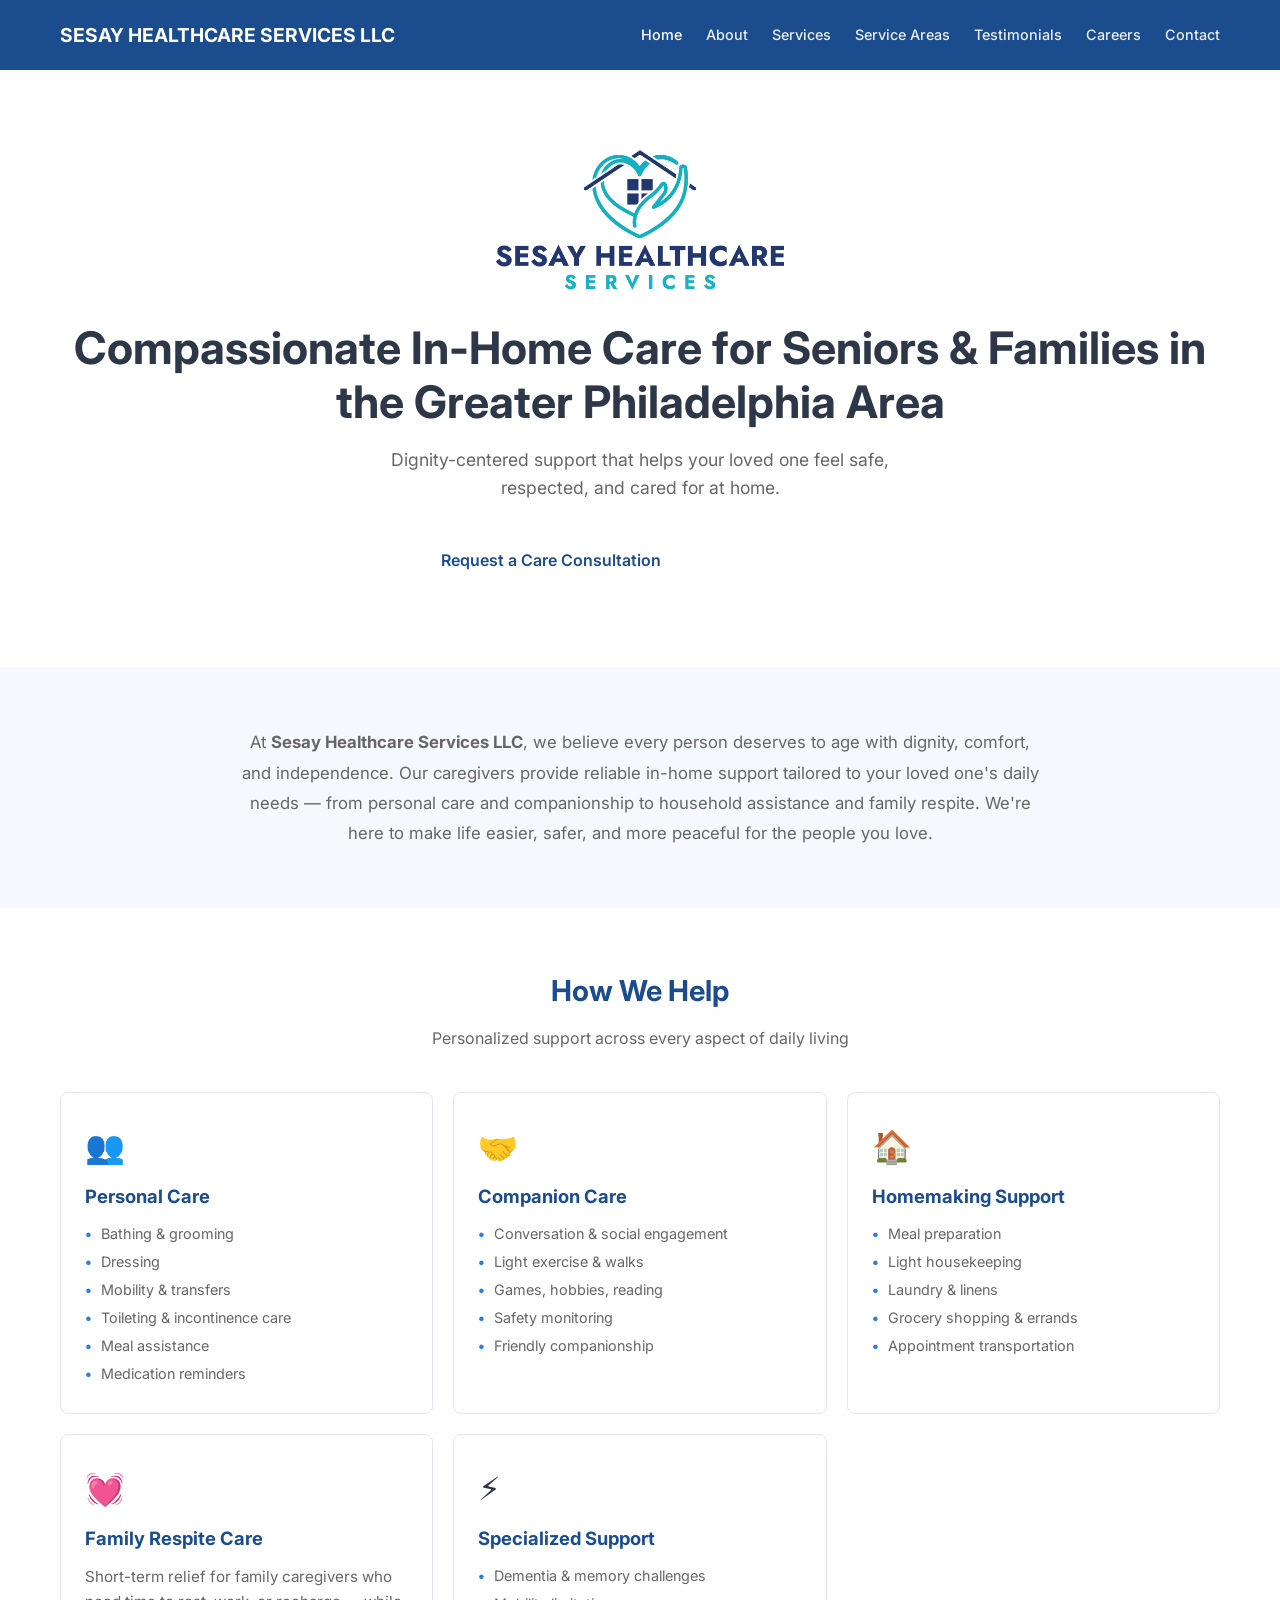
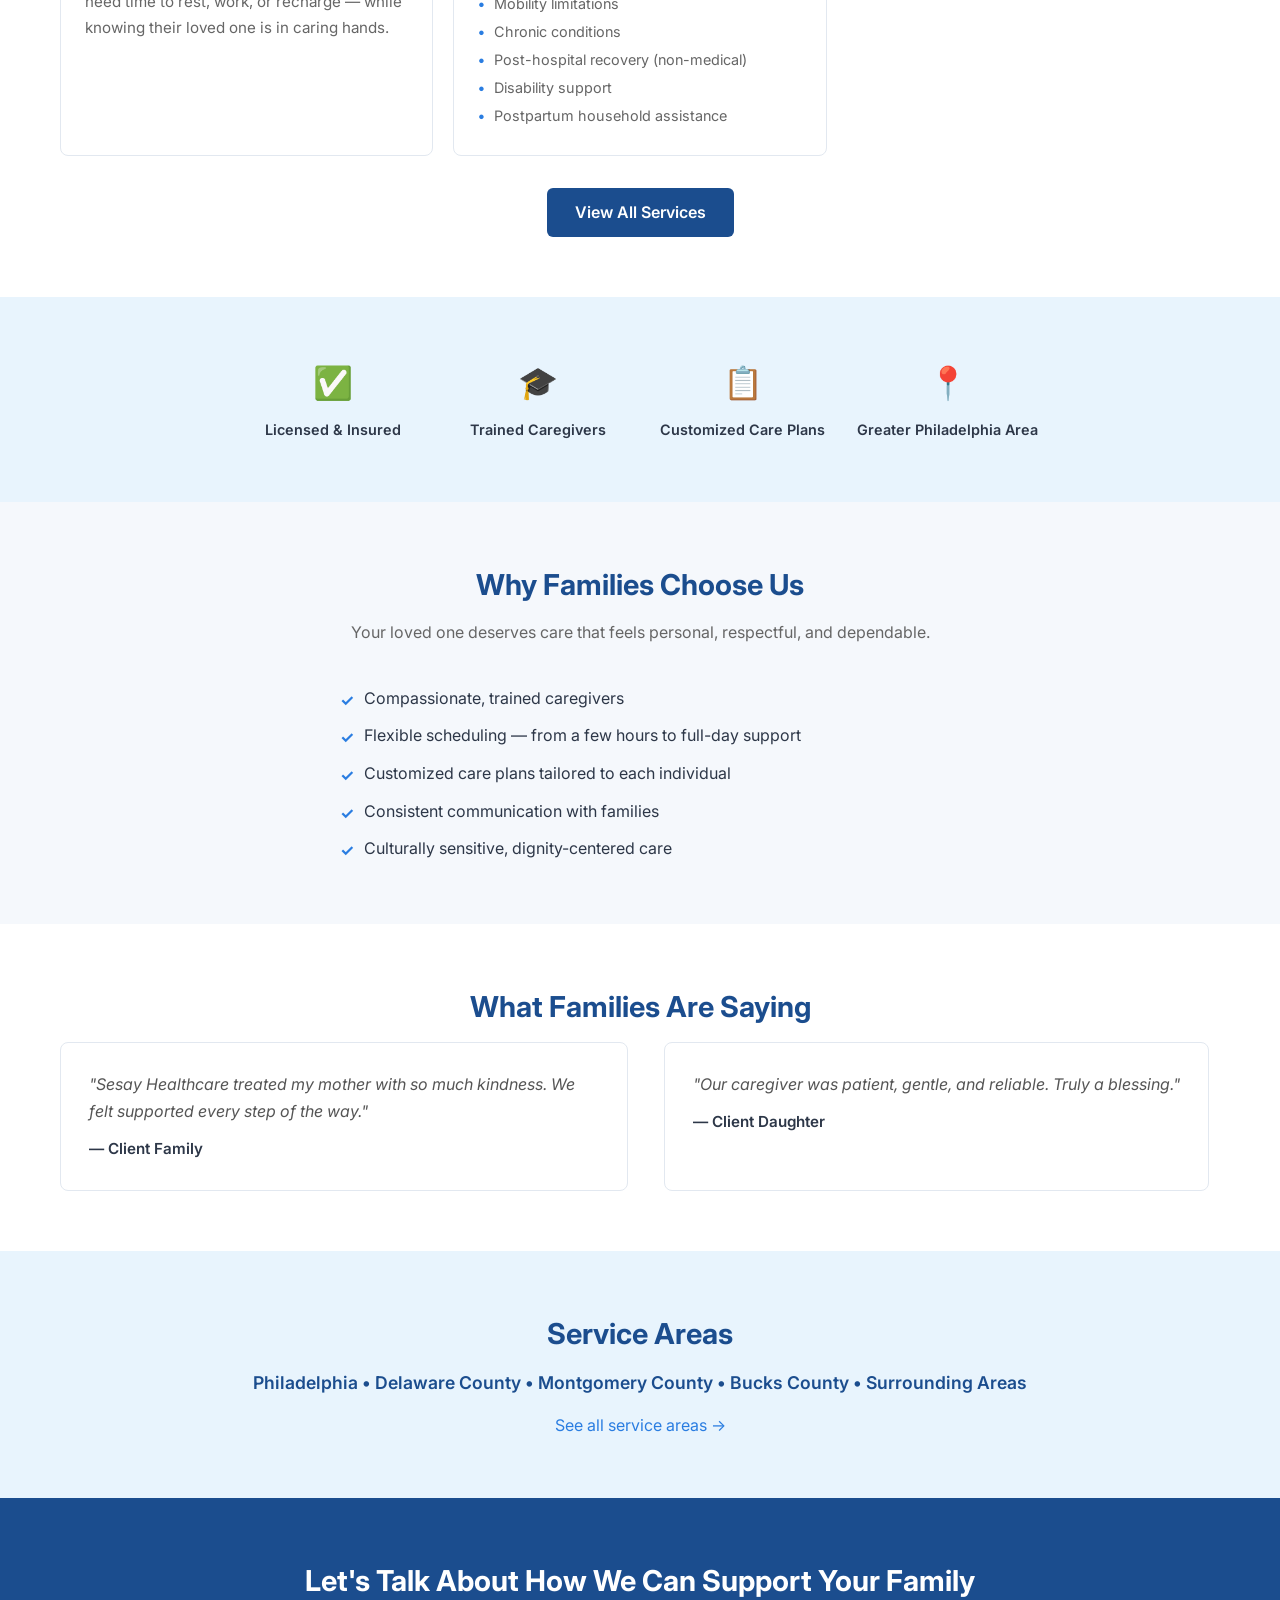
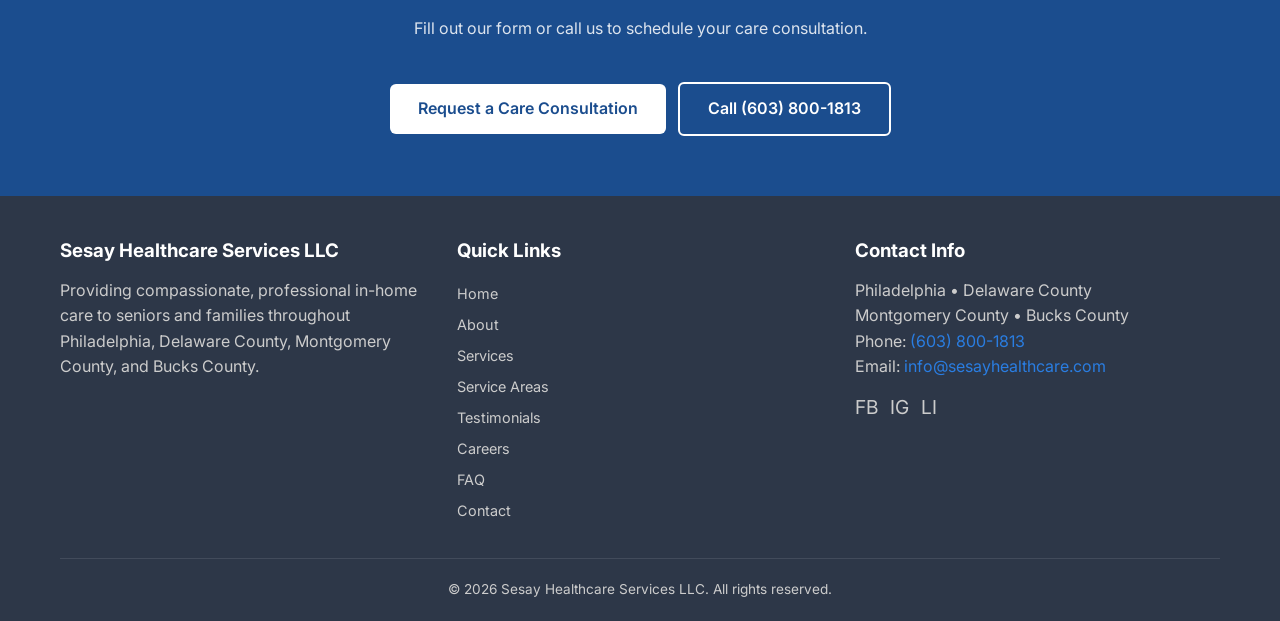
<file: index.html>
<!DOCTYPE html>
<html lang="en">
<head>
  <meta charset="UTF-8">
  <meta name="viewport" content="width=device-width, initial-scale=1.0">
  <meta name="description" content="Sesay Healthcare Services LLC provides compassionate in-home care for seniors and families in the Greater Philadelphia Area — Philadelphia, Delaware County, Montgomery County, and Bucks County.">
  <title>Sesay Healthcare Services LLC - Compassionate In-Home Care in Greater Philadelphia</title>
  <link rel="preconnect" href="https://fonts.googleapis.com">
  <link rel="preconnect" href="https://fonts.gstatic.com" crossorigin>
  <link href="https://fonts.googleapis.com/css2?family=Inter:wght@400;500;600;700&display=swap" rel="stylesheet">
  <link rel="icon" type="image/png" href="images/logo.png">
  <link rel="stylesheet" href="css/styles.css">
</head>
<body>

  <!-- Navigation -->
  <nav class="nav">
    <div class="container">
      <a href="index.html" class="nav__logo">SESAY HEALTHCARE SERVICES LLC</a>
      <ul class="nav__links">
        <li><a href="index.html" class="active">Home</a></li>
        <li><a href="about.html">About</a></li>
        <li><a href="services.html">Services</a></li>
        <li><a href="service-areas.html">Service Areas</a></li>
        <li><a href="testimonials.html">Testimonials</a></li>
        <li><a href="careers.html">Careers</a></li>
        <li><a href="contact.html">Contact</a></li>
      </ul>
      <button class="nav__hamburger" aria-label="Toggle menu" aria-expanded="false">
        <span></span>
        <span></span>
        <span></span>
      </button>
    </div>
    <div class="nav__mobile">
      <ul>
        <li><a href="index.html">Home</a></li>
        <li><a href="about.html">About</a></li>
        <li><a href="services.html">Services</a></li>
        <li><a href="service-areas.html">Service Areas</a></li>
        <li><a href="testimonials.html">Testimonials</a></li>
        <li><a href="careers.html">Careers</a></li>
        <li><a href="contact.html">Contact</a></li>
      </ul>
    </div>
  </nav>

  <!-- Hero Section -->
  <section class="hero">
    <div class="container">
      <img src="images/logo.png" alt="Sesay Healthcare Services LLC" class="hero__logo">
      <h1 class="hero__title">Compassionate In-Home Care for Seniors &amp; Families in the Greater Philadelphia Area</h1>
      <p class="hero__subtitle">Dignity-centered support that helps your loved one feel safe, respected, and cared for at home.</p>
      <div class="hero__buttons">
        <a href="contact.html" class="btn btn--primary">Request a Care Consultation</a>
        <a href="tel:+16038001813" class="btn btn--outline">Call Us Today</a>
      </div>
    </div>
  </section>

  <!-- Intro Section -->
  <section class="section section--light">
    <div class="container">
      <p style="max-width: 800px; margin: 0 auto; text-align: center; font-size: 1.05rem; line-height: 1.8; color: var(--color-muted);">
        At <strong>Sesay Healthcare Services LLC</strong>, we believe every person deserves to age with dignity, comfort, and independence. Our caregivers provide reliable in-home support tailored to your loved one's daily needs — from personal care and companionship to household assistance and family respite. We're here to make life easier, safer, and more peaceful for the people you love.
      </p>
    </div>
  </section>

  <!-- How We Help -->
  <section class="section">
    <div class="container">
      <h2 class="section__title">How We Help</h2>
      <p class="section__subtitle">Personalized support across every aspect of daily living</p>
      <div class="cards">
        <div class="service-card">
          <div class="service-card__icon">&#128101;</div>
          <h3 class="service-card__title">Personal Care</h3>
          <ul>
            <li>Bathing &amp; grooming</li>
            <li>Dressing</li>
            <li>Mobility &amp; transfers</li>
            <li>Toileting &amp; incontinence care</li>
            <li>Meal assistance</li>
            <li>Medication reminders</li>
          </ul>
        </div>
        <div class="service-card">
          <div class="service-card__icon">&#129309;</div>
          <h3 class="service-card__title">Companion Care</h3>
          <ul>
            <li>Conversation &amp; social engagement</li>
            <li>Light exercise &amp; walks</li>
            <li>Games, hobbies, reading</li>
            <li>Safety monitoring</li>
            <li>Friendly companionship</li>
          </ul>
        </div>
        <div class="service-card">
          <div class="service-card__icon">&#127968;</div>
          <h3 class="service-card__title">Homemaking Support</h3>
          <ul>
            <li>Meal preparation</li>
            <li>Light housekeeping</li>
            <li>Laundry &amp; linens</li>
            <li>Grocery shopping &amp; errands</li>
            <li>Appointment transportation</li>
          </ul>
        </div>
        <div class="service-card">
          <div class="service-card__icon">&#128147;</div>
          <h3 class="service-card__title">Family Respite Care</h3>
          <p style="font-size: 0.95rem; color: var(--color-muted); line-height: 1.7; margin-top: 4px;">Short-term relief for family caregivers who need time to rest, work, or recharge — while knowing their loved one is in caring hands.</p>
        </div>
        <div class="service-card">
          <div class="service-card__icon">&#9889;</div>
          <h3 class="service-card__title">Specialized Support</h3>
          <ul>
            <li>Dementia &amp; memory challenges</li>
            <li>Mobility limitations</li>
            <li>Chronic conditions</li>
            <li>Post-hospital recovery (non-medical)</li>
            <li>Disability support</li>
            <li>Postpartum household assistance</li>
          </ul>
        </div>
      </div>
      <div style="text-align: center; margin-top: 32px;">
        <a href="services.html" class="btn btn--blue">View All Services</a>
      </div>
    </div>
  </section>

  <!-- Trust Signals -->
  <section class="section section--highlight">
    <div class="container">
      <div class="trust">
        <div class="trust__item">
          <div class="trust__icon">&#9989;</div>
          <span class="trust__label">Licensed &amp; Insured</span>
        </div>
        <div class="trust__item">
          <div class="trust__icon">&#127891;</div>
          <span class="trust__label">Trained Caregivers</span>
        </div>
        <div class="trust__item">
          <div class="trust__icon">&#128203;</div>
          <span class="trust__label">Customized Care Plans</span>
        </div>
        <div class="trust__item">
          <div class="trust__icon">&#128205;</div>
          <span class="trust__label">Greater Philadelphia Area</span>
        </div>
      </div>
    </div>
  </section>

  <!-- Why Families Choose Us -->
  <section class="section section--light">
    <div class="container">
      <h2 class="section__title">Why Families Choose Us</h2>
      <p class="section__subtitle">Your loved one deserves care that feels personal, respectful, and dependable.</p>
      <ul class="check-list">
        <li>Compassionate, trained caregivers</li>
        <li>Flexible scheduling — from a few hours to full-day support</li>
        <li>Customized care plans tailored to each individual</li>
        <li>Consistent communication with families</li>
        <li>Culturally sensitive, dignity-centered care</li>
      </ul>
    </div>
  </section>

  <!-- Testimonials -->
  <section class="section">
    <div class="container">
      <h2 class="section__title">What Families Are Saying</h2>
      <div class="testimonials-grid">
        <div class="testimonial">
          <p class="testimonial__text">"Sesay Healthcare treated my mother with so much kindness. We felt supported every step of the way."</p>
          <p class="testimonial__author">&mdash; Client Family</p>
        </div>
        <div class="testimonial">
          <p class="testimonial__text">"Our caregiver was patient, gentle, and reliable. Truly a blessing."</p>
          <p class="testimonial__author">&mdash; Client Daughter</p>
        </div>
      </div>
    </div>
  </section>

  <!-- Service Areas -->
  <section class="section section--highlight">
    <div class="container" style="text-align: center;">
      <h2 class="section__title">Service Areas</h2>
      <p style="font-size: 1.1rem; font-weight: 600; color: var(--color-primary);">Philadelphia &bull; Delaware County &bull; Montgomery County &bull; Bucks County &bull; Surrounding Areas</p>
      <a href="service-areas.html" style="display: inline-block; margin-top: 16px; color: var(--color-accent);">See all service areas &rarr;</a>
    </div>
  </section>

  <!-- CTA Section -->
  <section class="section section--dark">
    <div class="container" style="text-align: center;">
      <h2 class="section__title">Let's Talk About How We Can Support Your Family</h2>
      <p class="section__subtitle">Fill out our form or call us to schedule your care consultation.</p>
      <div class="hero__buttons">
        <a href="contact.html" class="btn btn--primary">Request a Care Consultation</a>
        <a href="tel:+16038001813" class="btn btn--outline">Call (603) 800-1813</a>
      </div>
    </div>
  </section>

  <!-- Footer -->
  <footer class="footer">
    <div class="container">
      <div class="footer__grid">
        <div>
          <h3 class="footer__title">Sesay Healthcare Services LLC</h3>
          <p>Providing compassionate, professional in-home care to seniors and families throughout Philadelphia, Delaware County, Montgomery County, and Bucks County.</p>
        </div>
        <div>
          <h3 class="footer__title">Quick Links</h3>
          <ul class="footer__links">
            <li><a href="index.html">Home</a></li>
            <li><a href="about.html">About</a></li>
            <li><a href="services.html">Services</a></li>
            <li><a href="service-areas.html">Service Areas</a></li>
            <li><a href="testimonials.html">Testimonials</a></li>
            <li><a href="careers.html">Careers</a></li>
            <li><a href="faq.html">FAQ</a></li>
            <li><a href="contact.html">Contact</a></li>
          </ul>
        </div>
        <div>
          <h3 class="footer__title">Contact Info</h3>
          <p>Philadelphia &bull; Delaware County<br>Montgomery County &bull; Bucks County</p>
          <p>Phone: <a href="tel:+16038001813">(603) 800-1813</a></p>
          <p>Email: <a href="mailto:info@sesayhealthcare.com">info@sesayhealthcare.com</a></p>
          <div class="footer__social">
            <a href="#" aria-label="Facebook">FB</a>
            <a href="#" aria-label="Instagram">IG</a>
            <a href="#" aria-label="LinkedIn">LI</a>
          </div>
        </div>
      </div>
      <div class="footer__bottom">
        <p>&copy; 2026 Sesay Healthcare Services LLC. All rights reserved.</p>
      </div>
    </div>
  </footer>

  <!-- Mobile Sticky Call Button -->
  <a href="tel:+16038001813" class="mobile-cta">Call Now</a>

  <script src="js/main.js"></script>
</body>
</html>
</file>
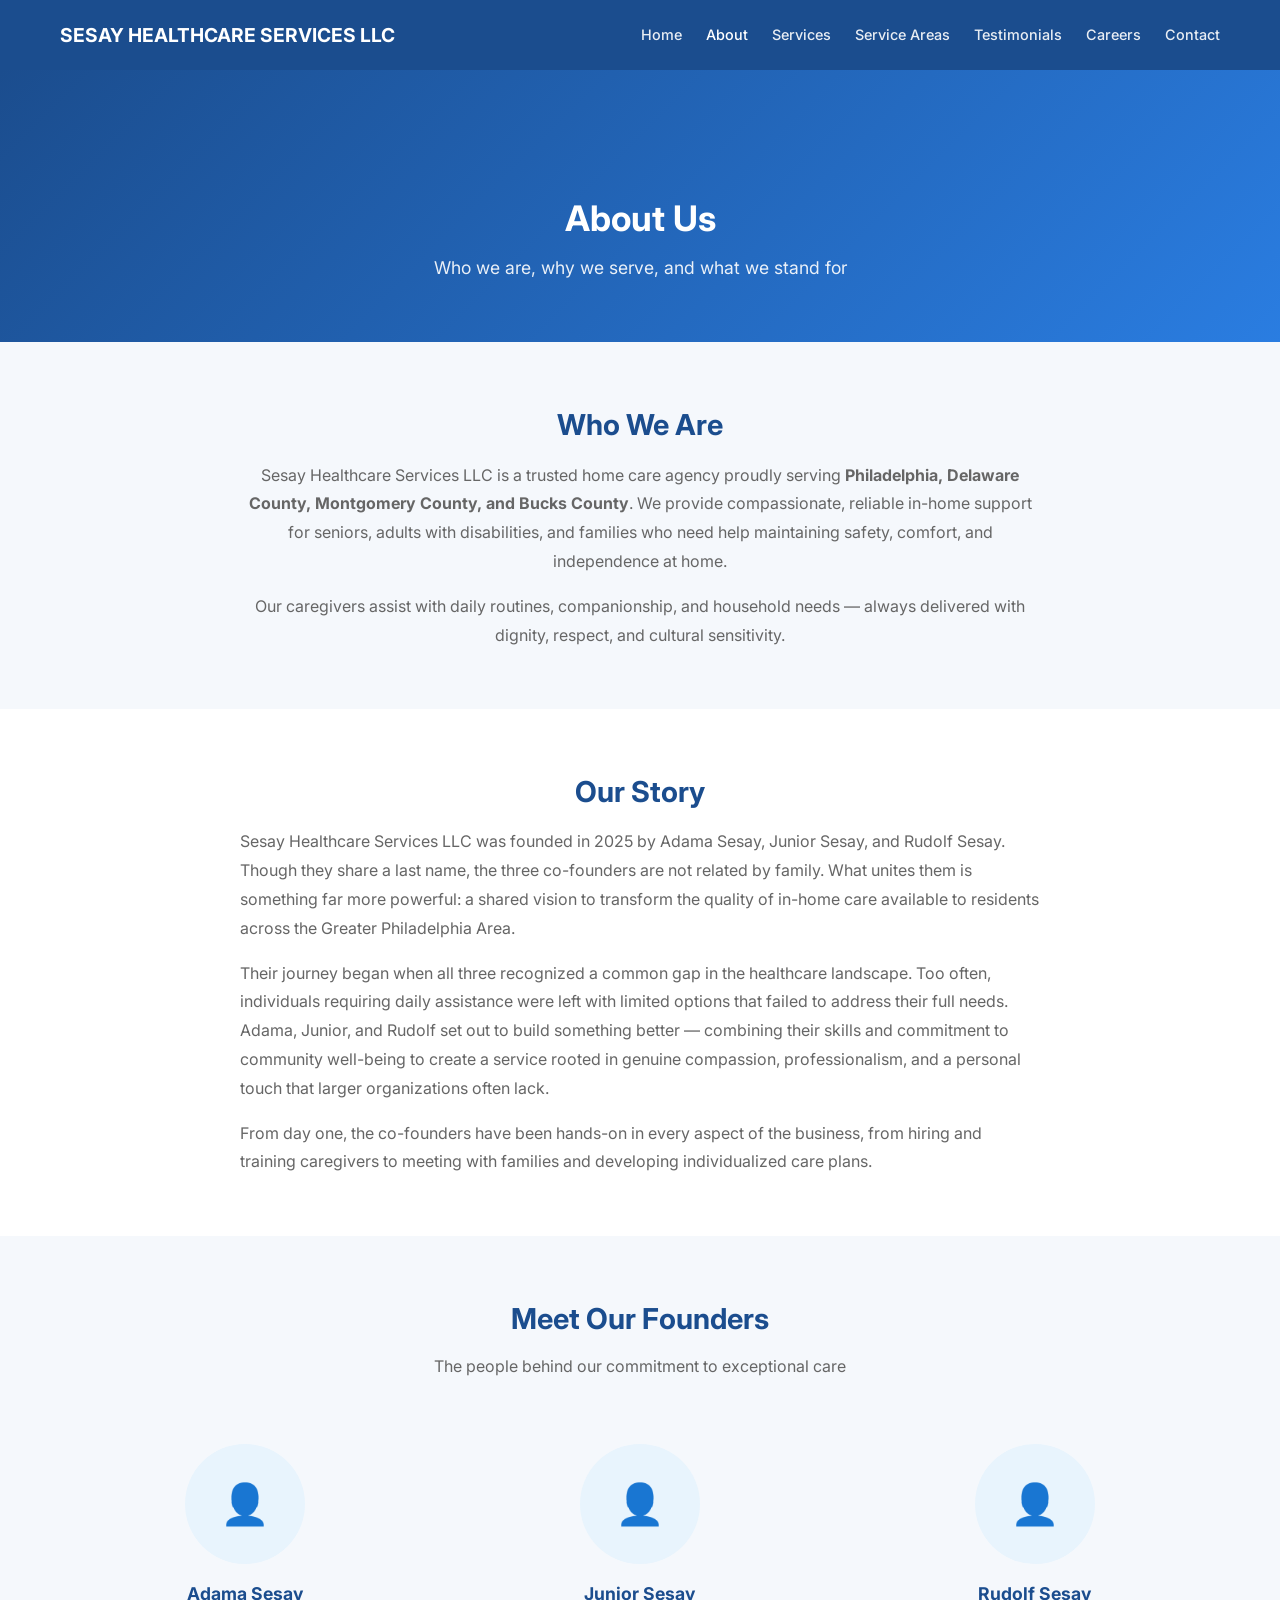
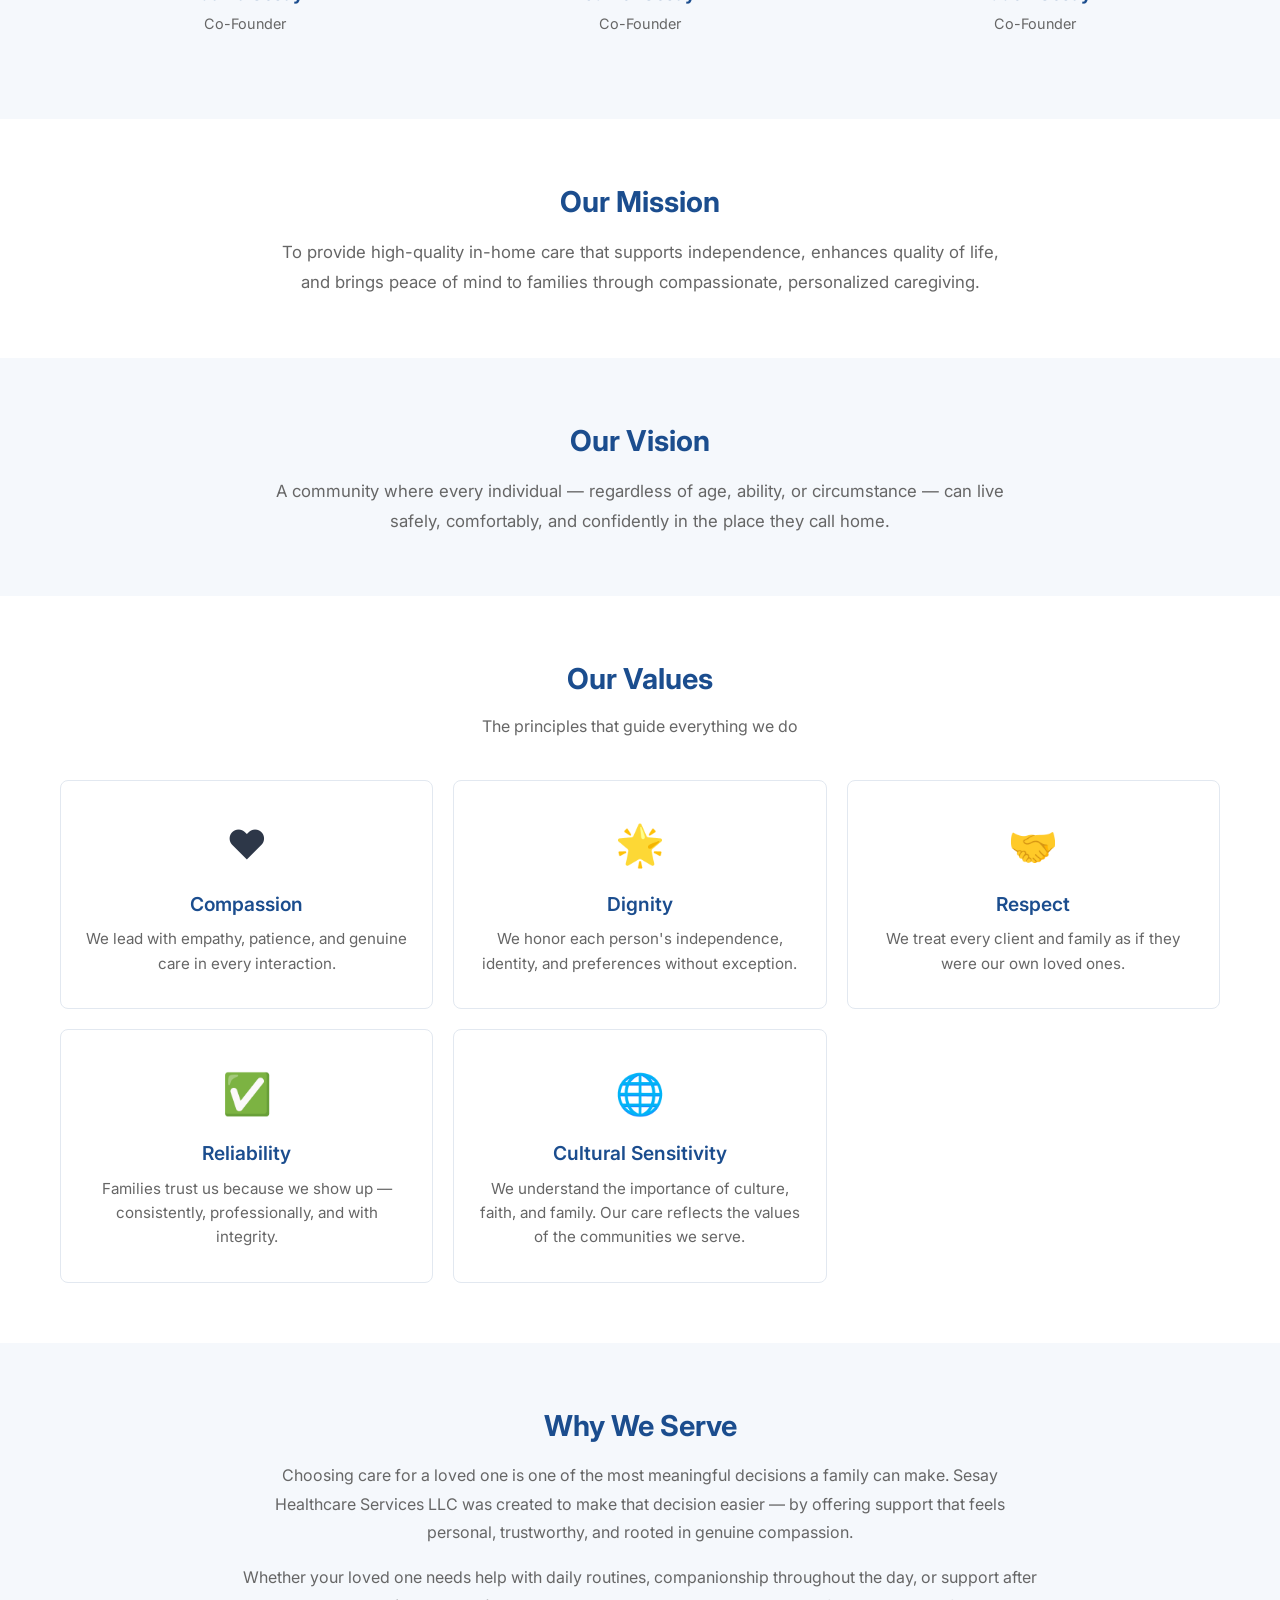
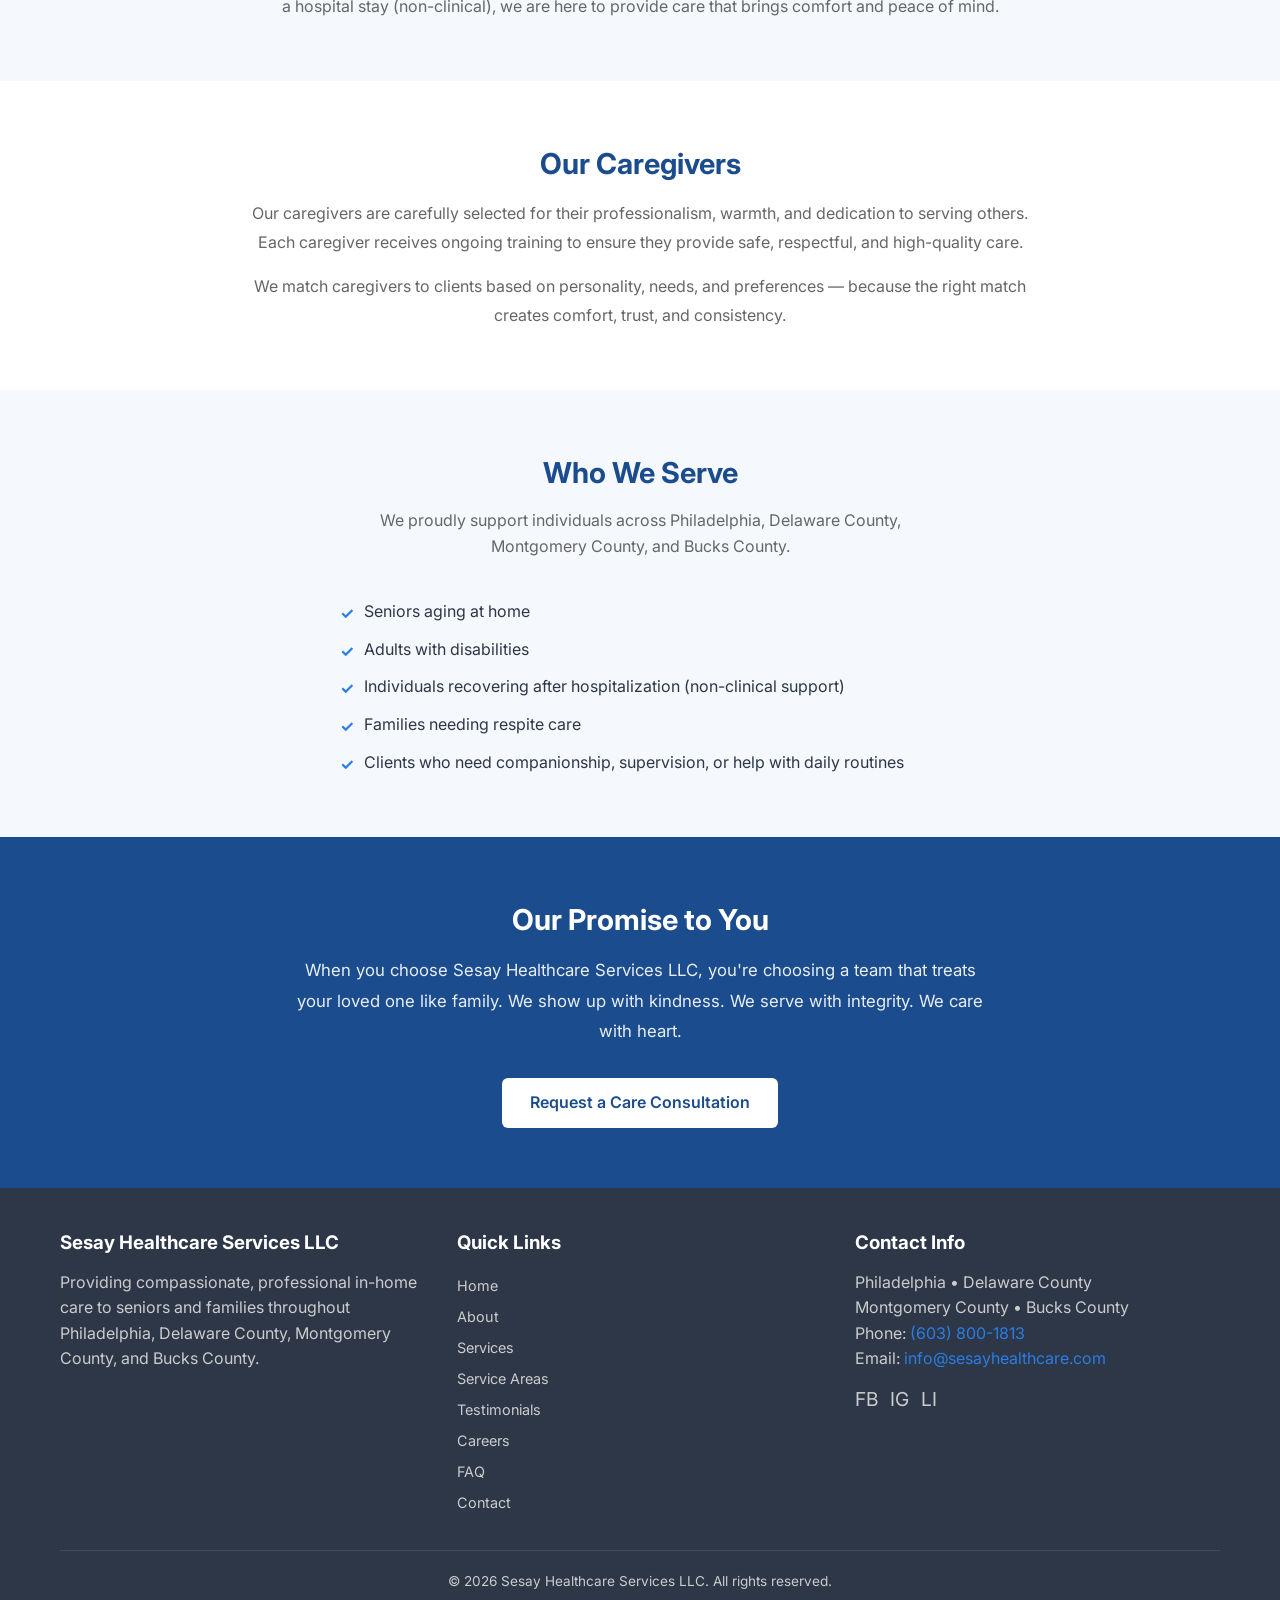
<file: about.html>
<!DOCTYPE html>
<html lang="en">
<head>
  <meta charset="UTF-8">
  <meta name="viewport" content="width=device-width, initial-scale=1.0">
  <meta name="description" content="Learn about Sesay Healthcare Services LLC — our mission, values, and commitment to compassionate in-home care across Philadelphia, Delaware County, Montgomery County, and Bucks County.">
  <title>About Us - Sesay Healthcare Services LLC</title>
  <link rel="preconnect" href="https://fonts.googleapis.com">
  <link rel="preconnect" href="https://fonts.gstatic.com" crossorigin>
  <link href="https://fonts.googleapis.com/css2?family=Inter:wght@400;500;600;700&display=swap" rel="stylesheet">
  <link rel="icon" type="image/png" href="images/logo.png">
  <link rel="stylesheet" href="css/styles.css">
</head>
<body>

  <!-- Navigation -->
  <nav class="nav">
    <div class="container">
      <a href="index.html" class="nav__logo">SESAY HEALTHCARE SERVICES LLC</a>
      <ul class="nav__links">
        <li><a href="index.html">Home</a></li>
        <li><a href="about.html" class="active">About</a></li>
        <li><a href="services.html">Services</a></li>
        <li><a href="service-areas.html">Service Areas</a></li>
        <li><a href="testimonials.html">Testimonials</a></li>
        <li><a href="careers.html">Careers</a></li>
        <li><a href="contact.html">Contact</a></li>
      </ul>
      <button class="nav__hamburger" aria-label="Toggle menu" aria-expanded="false">
        <span></span>
        <span></span>
        <span></span>
      </button>
    </div>
    <div class="nav__mobile">
      <ul>
        <li><a href="index.html">Home</a></li>
        <li><a href="about.html">About</a></li>
        <li><a href="services.html">Services</a></li>
        <li><a href="service-areas.html">Service Areas</a></li>
        <li><a href="testimonials.html">Testimonials</a></li>
        <li><a href="careers.html">Careers</a></li>
        <li><a href="contact.html">Contact</a></li>
      </ul>
    </div>
  </nav>

  <!-- Page Header -->
  <header class="page-header">
    <div class="container">
      <h1 class="page-header__title">About Us</h1>
      <p class="page-header__subtitle">Who we are, why we serve, and what we stand for</p>
    </div>
  </header>

  <!-- Who We Are -->
  <section class="section section--light">
    <div class="container">
      <h2 class="section__title">Who We Are</h2>
      <div style="max-width: 800px; margin: 0 auto; line-height: 1.8; color: var(--color-muted); text-align: center;">
        <p>Sesay Healthcare Services LLC is a trusted home care agency proudly serving <strong>Philadelphia, Delaware County, Montgomery County, and Bucks County</strong>. We provide compassionate, reliable in-home support for seniors, adults with disabilities, and families who need help maintaining safety, comfort, and independence at home.</p>
        <p style="margin-top: 16px;">Our caregivers assist with daily routines, companionship, and household needs — always delivered with dignity, respect, and cultural sensitivity.</p>
      </div>
    </div>
  </section>

  <!-- Our Story -->
  <section class="section">
    <div class="container">
      <h2 class="section__title">Our Story</h2>
      <div style="max-width: 800px; margin: 0 auto; line-height: 1.8; color: var(--color-muted);">
        <p style="margin-bottom: 16px;">Sesay Healthcare Services LLC was founded in 2025 by Adama Sesay, Junior Sesay, and Rudolf Sesay. Though they share a last name, the three co-founders are not related by family. What unites them is something far more powerful: a shared vision to transform the quality of in-home care available to residents across the Greater Philadelphia Area.</p>
        <p style="margin-bottom: 16px;">Their journey began when all three recognized a common gap in the healthcare landscape. Too often, individuals requiring daily assistance were left with limited options that failed to address their full needs. Adama, Junior, and Rudolf set out to build something better — combining their skills and commitment to community well-being to create a service rooted in genuine compassion, professionalism, and a personal touch that larger organizations often lack.</p>
        <p>From day one, the co-founders have been hands-on in every aspect of the business, from hiring and training caregivers to meeting with families and developing individualized care plans.</p>
      </div>
    </div>
  </section>

  <!-- Meet Our Founders -->
  <section class="section section--light">
    <div class="container">
      <h2 class="section__title">Meet Our Founders</h2>
      <p class="section__subtitle">The people behind our commitment to exceptional care</p>
      <div class="founders">
        <div class="founder">
          <div class="founder__photo">&#128100;</div>
          <h3 class="founder__name">Adama Sesay</h3>
          <p class="founder__role">Co-Founder</p>
        </div>
        <div class="founder">
          <div class="founder__photo">&#128100;</div>
          <h3 class="founder__name">Junior Sesay</h3>
          <p class="founder__role">Co-Founder</p>
        </div>
        <div class="founder">
          <div class="founder__photo">&#128100;</div>
          <h3 class="founder__name">Rudolf Sesay</h3>
          <p class="founder__role">Co-Founder</p>
        </div>
      </div>
    </div>
  </section>

  <!-- Mission -->
  <section class="section">
    <div class="container">
      <h2 class="section__title">Our Mission</h2>
      <p style="max-width: 750px; margin: 0 auto; text-align: center; font-size: 1.05rem; line-height: 1.8; color: var(--color-muted);">
        To provide high-quality in-home care that supports independence, enhances quality of life, and brings peace of mind to families through compassionate, personalized caregiving.
      </p>
    </div>
  </section>

  <!-- Vision -->
  <section class="section section--light">
    <div class="container">
      <h2 class="section__title">Our Vision</h2>
      <p style="max-width: 750px; margin: 0 auto; text-align: center; font-size: 1.05rem; line-height: 1.8; color: var(--color-muted);">
        A community where every individual — regardless of age, ability, or circumstance — can live safely, comfortably, and confidently in the place they call home.
      </p>
    </div>
  </section>

  <!-- Our Values -->
  <section class="section">
    <div class="container">
      <h2 class="section__title">Our Values</h2>
      <p class="section__subtitle">The principles that guide everything we do</p>
      <div class="cards">
        <div class="card">
          <div class="card__icon">&#10084;&#65039;</div>
          <h3 class="card__title">Compassion</h3>
          <p class="card__text">We lead with empathy, patience, and genuine care in every interaction.</p>
        </div>
        <div class="card">
          <div class="card__icon">&#127775;</div>
          <h3 class="card__title">Dignity</h3>
          <p class="card__text">We honor each person's independence, identity, and preferences without exception.</p>
        </div>
        <div class="card">
          <div class="card__icon">&#129309;</div>
          <h3 class="card__title">Respect</h3>
          <p class="card__text">We treat every client and family as if they were our own loved ones.</p>
        </div>
        <div class="card">
          <div class="card__icon">&#9989;</div>
          <h3 class="card__title">Reliability</h3>
          <p class="card__text">Families trust us because we show up — consistently, professionally, and with integrity.</p>
        </div>
        <div class="card">
          <div class="card__icon">&#127760;</div>
          <h3 class="card__title">Cultural Sensitivity</h3>
          <p class="card__text">We understand the importance of culture, faith, and family. Our care reflects the values of the communities we serve.</p>
        </div>
      </div>
    </div>
  </section>

  <!-- Why We Serve -->
  <section class="section section--light">
    <div class="container">
      <h2 class="section__title">Why We Serve</h2>
      <div style="max-width: 800px; margin: 0 auto; line-height: 1.8; color: var(--color-muted); text-align: center;">
        <p>Choosing care for a loved one is one of the most meaningful decisions a family can make. Sesay Healthcare Services LLC was created to make that decision easier — by offering support that feels personal, trustworthy, and rooted in genuine compassion.</p>
        <p style="margin-top: 16px;">Whether your loved one needs help with daily routines, companionship throughout the day, or support after a hospital stay (non-clinical), we are here to provide care that brings comfort and peace of mind.</p>
      </div>
    </div>
  </section>

  <!-- Our Caregivers -->
  <section class="section">
    <div class="container">
      <h2 class="section__title">Our Caregivers</h2>
      <div style="max-width: 800px; margin: 0 auto; line-height: 1.8; color: var(--color-muted); text-align: center;">
        <p>Our caregivers are carefully selected for their professionalism, warmth, and dedication to serving others. Each caregiver receives ongoing training to ensure they provide safe, respectful, and high-quality care.</p>
        <p style="margin-top: 16px;">We match caregivers to clients based on personality, needs, and preferences — because the right match creates comfort, trust, and consistency.</p>
      </div>
    </div>
  </section>

  <!-- Who We Serve -->
  <section class="section section--light">
    <div class="container">
      <h2 class="section__title">Who We Serve</h2>
      <p class="section__subtitle">We proudly support individuals across Philadelphia, Delaware County, Montgomery County, and Bucks County.</p>
      <ul class="check-list">
        <li>Seniors aging at home</li>
        <li>Adults with disabilities</li>
        <li>Individuals recovering after hospitalization (non-clinical support)</li>
        <li>Families needing respite care</li>
        <li>Clients who need companionship, supervision, or help with daily routines</li>
      </ul>
    </div>
  </section>

  <!-- Our Promise -->
  <section class="section section--dark">
    <div class="container" style="text-align: center; max-width: 750px; margin: 0 auto;">
      <h2 class="section__title">Our Promise to You</h2>
      <p style="font-size: 1.05rem; line-height: 1.8; opacity: 0.9;">When you choose Sesay Healthcare Services LLC, you're choosing a team that treats your loved one like family. We show up with kindness. We serve with integrity. We care with heart.</p>
      <div style="margin-top: 32px;">
        <a href="contact.html" class="btn btn--primary">Request a Care Consultation</a>
      </div>
    </div>
  </section>

  <!-- Footer -->
  <footer class="footer">
    <div class="container">
      <div class="footer__grid">
        <div>
          <h3 class="footer__title">Sesay Healthcare Services LLC</h3>
          <p>Providing compassionate, professional in-home care to seniors and families throughout Philadelphia, Delaware County, Montgomery County, and Bucks County.</p>
        </div>
        <div>
          <h3 class="footer__title">Quick Links</h3>
          <ul class="footer__links">
            <li><a href="index.html">Home</a></li>
            <li><a href="about.html">About</a></li>
            <li><a href="services.html">Services</a></li>
            <li><a href="service-areas.html">Service Areas</a></li>
            <li><a href="testimonials.html">Testimonials</a></li>
            <li><a href="careers.html">Careers</a></li>
            <li><a href="faq.html">FAQ</a></li>
            <li><a href="contact.html">Contact</a></li>
          </ul>
        </div>
        <div>
          <h3 class="footer__title">Contact Info</h3>
          <p>Philadelphia &bull; Delaware County<br>Montgomery County &bull; Bucks County</p>
          <p>Phone: <a href="tel:+16038001813">(603) 800-1813</a></p>
          <p>Email: <a href="mailto:info@sesayhealthcare.com">info@sesayhealthcare.com</a></p>
          <div class="footer__social">
            <a href="#" aria-label="Facebook">FB</a>
            <a href="#" aria-label="Instagram">IG</a>
            <a href="#" aria-label="LinkedIn">LI</a>
          </div>
        </div>
      </div>
      <div class="footer__bottom">
        <p>&copy; 2026 Sesay Healthcare Services LLC. All rights reserved.</p>
      </div>
    </div>
  </footer>

  <!-- Mobile Sticky Call Button -->
  <a href="tel:+16038001813" class="mobile-cta">Call Now</a>

  <script src="js/main.js"></script>
</body>
</html>
</file>
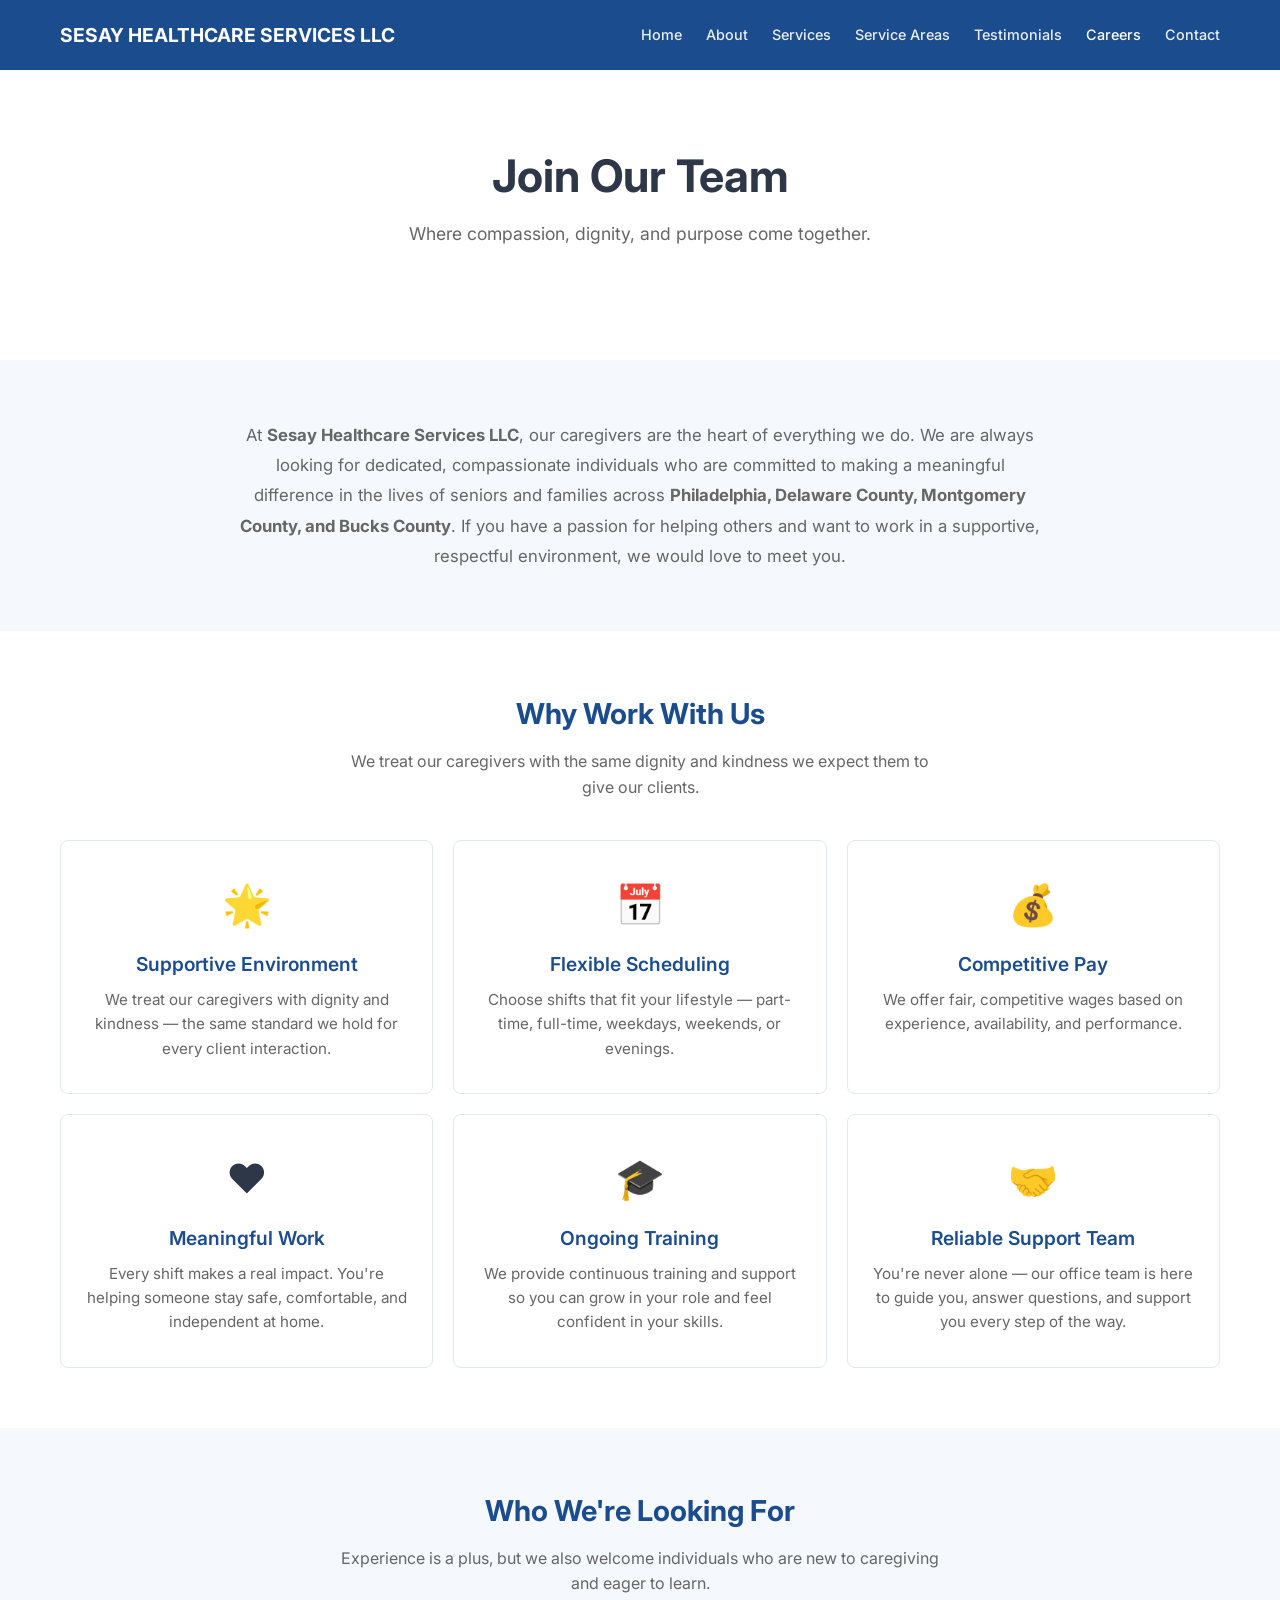
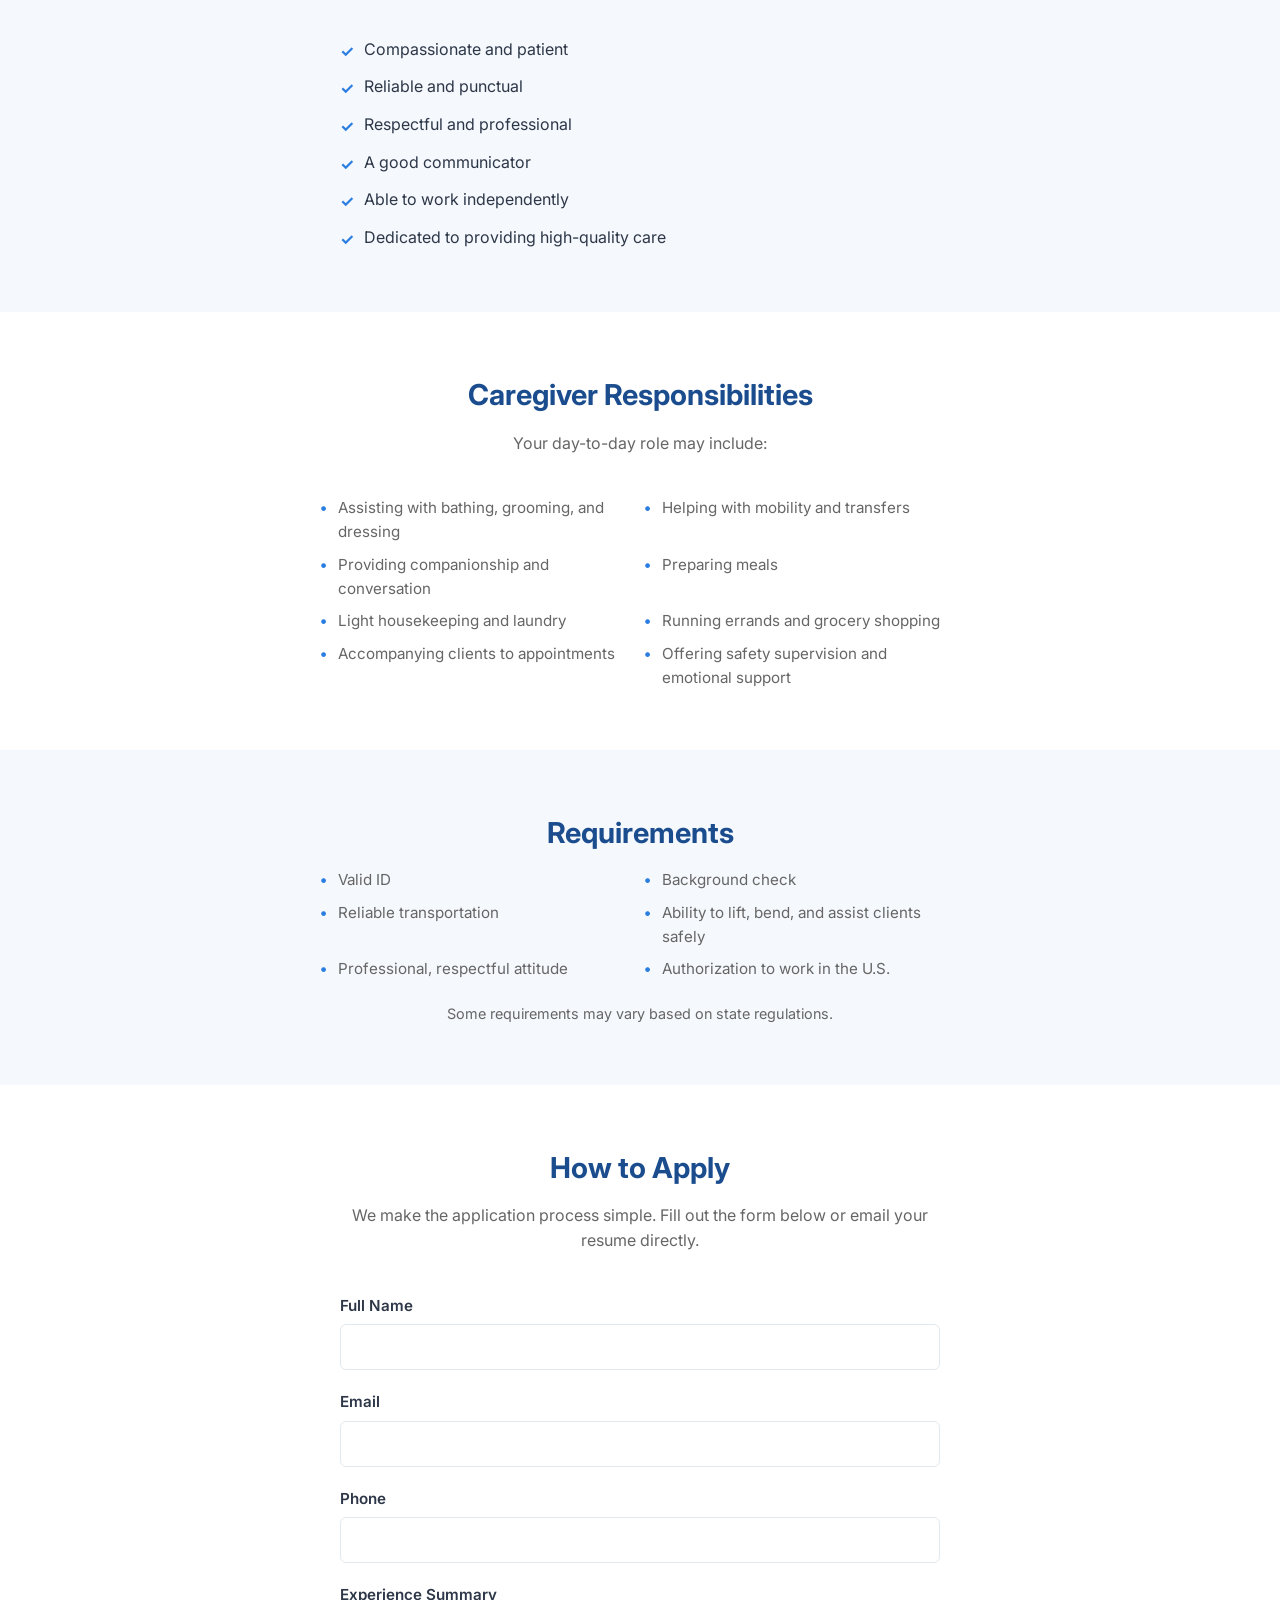
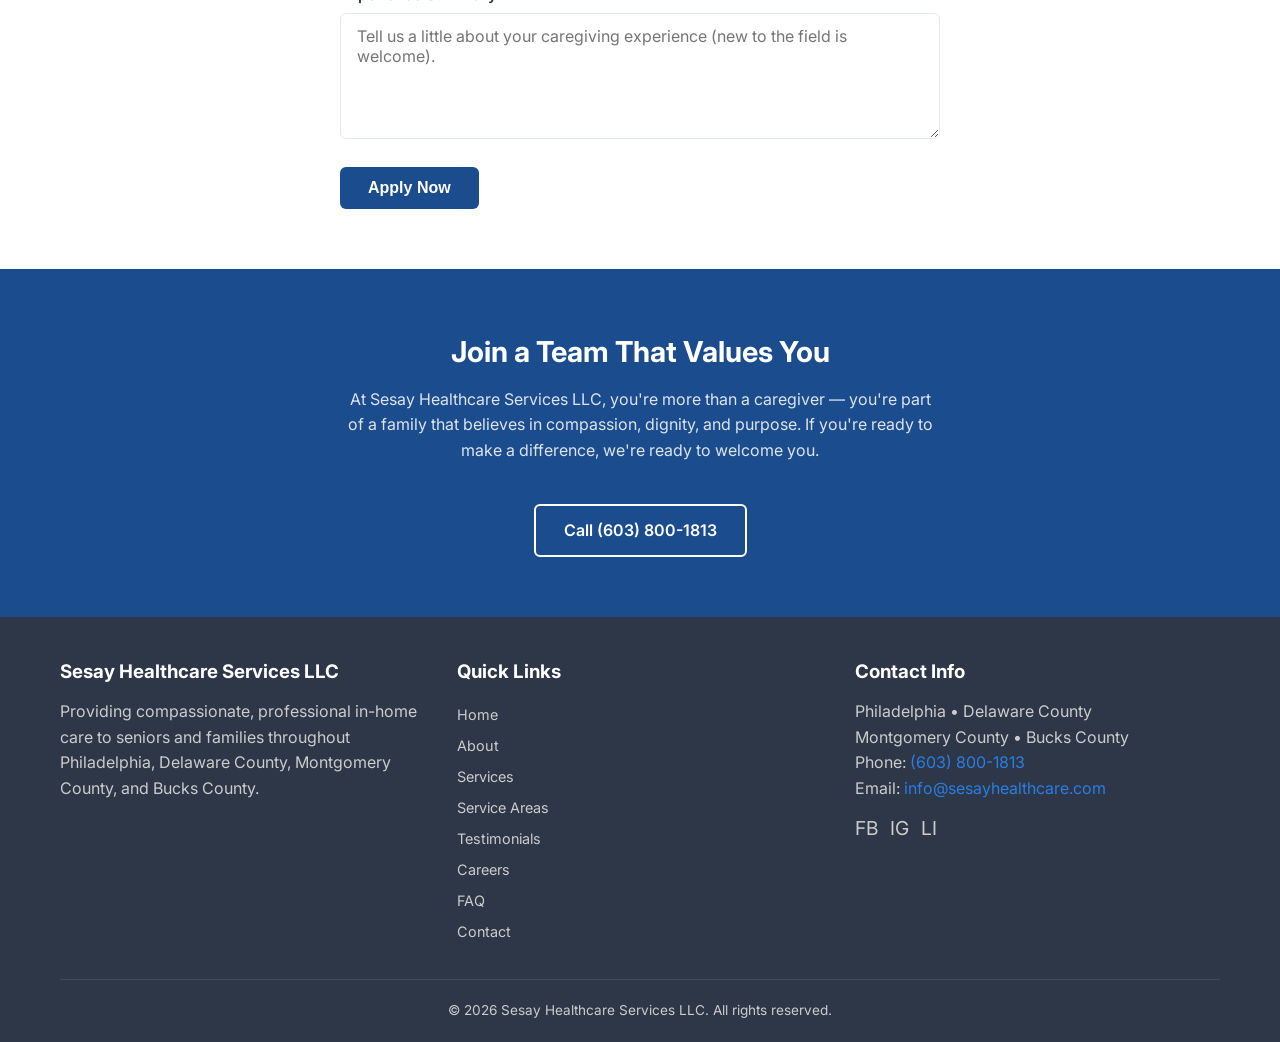
<file: careers.html>
<!DOCTYPE html>
<html lang="en">
<head>
  <meta charset="UTF-8">
  <meta name="viewport" content="width=device-width, initial-scale=1.0">
  <meta name="description" content="Join the Sesay Healthcare Services LLC team. We're hiring compassionate caregivers across Philadelphia, Delaware County, Montgomery County, and Bucks County.">
  <title>Careers - Sesay Healthcare Services LLC</title>
  <link rel="preconnect" href="https://fonts.googleapis.com">
  <link rel="preconnect" href="https://fonts.gstatic.com" crossorigin>
  <link href="https://fonts.googleapis.com/css2?family=Inter:wght@400;500;600;700&display=swap" rel="stylesheet">
  <link rel="icon" type="image/png" href="images/logo.png">
  <link rel="stylesheet" href="css/styles.css">
</head>
<body>

  <!-- Navigation -->
  <nav class="nav">
    <div class="container">
      <a href="index.html" class="nav__logo">SESAY HEALTHCARE SERVICES LLC</a>
      <ul class="nav__links">
        <li><a href="index.html">Home</a></li>
        <li><a href="about.html">About</a></li>
        <li><a href="services.html">Services</a></li>
        <li><a href="service-areas.html">Service Areas</a></li>
        <li><a href="testimonials.html">Testimonials</a></li>
        <li><a href="careers.html" class="active">Careers</a></li>
        <li><a href="contact.html">Contact</a></li>
      </ul>
      <button class="nav__hamburger" aria-label="Toggle menu" aria-expanded="false">
        <span></span>
        <span></span>
        <span></span>
      </button>
    </div>
    <div class="nav__mobile">
      <ul>
        <li><a href="index.html">Home</a></li>
        <li><a href="about.html">About</a></li>
        <li><a href="services.html">Services</a></li>
        <li><a href="service-areas.html">Service Areas</a></li>
        <li><a href="testimonials.html">Testimonials</a></li>
        <li><a href="careers.html">Careers</a></li>
        <li><a href="contact.html">Contact</a></li>
      </ul>
    </div>
  </nav>

  <!-- Hero -->
  <section class="hero">
    <div class="container">
      <h1 class="hero__title">Join Our Team</h1>
      <p class="hero__subtitle">Where compassion, dignity, and purpose come together.</p>
    </div>
  </section>

  <!-- Intro -->
  <section class="section section--light">
    <div class="container">
      <p style="max-width: 800px; margin: 0 auto; text-align: center; font-size: 1.05rem; line-height: 1.8; color: var(--color-muted);">
        At <strong>Sesay Healthcare Services LLC</strong>, our caregivers are the heart of everything we do. We are always looking for dedicated, compassionate individuals who are committed to making a meaningful difference in the lives of seniors and families across <strong>Philadelphia, Delaware County, Montgomery County, and Bucks County</strong>. If you have a passion for helping others and want to work in a supportive, respectful environment, we would love to meet you.
      </p>
    </div>
  </section>

  <!-- Why Work With Us -->
  <section class="section">
    <div class="container">
      <h2 class="section__title">Why Work With Us</h2>
      <p class="section__subtitle">We treat our caregivers with the same dignity and kindness we expect them to give our clients.</p>
      <div class="cards">
        <div class="card">
          <div class="card__icon">&#127775;</div>
          <h3 class="card__title">Supportive Environment</h3>
          <p class="card__text">We treat our caregivers with dignity and kindness — the same standard we hold for every client interaction.</p>
        </div>
        <div class="card">
          <div class="card__icon">&#128197;</div>
          <h3 class="card__title">Flexible Scheduling</h3>
          <p class="card__text">Choose shifts that fit your lifestyle — part-time, full-time, weekdays, weekends, or evenings.</p>
        </div>
        <div class="card">
          <div class="card__icon">&#128176;</div>
          <h3 class="card__title">Competitive Pay</h3>
          <p class="card__text">We offer fair, competitive wages based on experience, availability, and performance.</p>
        </div>
        <div class="card">
          <div class="card__icon">&#10084;&#65039;</div>
          <h3 class="card__title">Meaningful Work</h3>
          <p class="card__text">Every shift makes a real impact. You're helping someone stay safe, comfortable, and independent at home.</p>
        </div>
        <div class="card">
          <div class="card__icon">&#127891;</div>
          <h3 class="card__title">Ongoing Training</h3>
          <p class="card__text">We provide continuous training and support so you can grow in your role and feel confident in your skills.</p>
        </div>
        <div class="card">
          <div class="card__icon">&#129309;</div>
          <h3 class="card__title">Reliable Support Team</h3>
          <p class="card__text">You're never alone — our office team is here to guide you, answer questions, and support you every step of the way.</p>
        </div>
      </div>
    </div>
  </section>

  <!-- Who We're Looking For -->
  <section class="section section--light">
    <div class="container">
      <h2 class="section__title">Who We're Looking For</h2>
      <p class="section__subtitle">Experience is a plus, but we also welcome individuals who are new to caregiving and eager to learn.</p>
      <ul class="check-list">
        <li>Compassionate and patient</li>
        <li>Reliable and punctual</li>
        <li>Respectful and professional</li>
        <li>A good communicator</li>
        <li>Able to work independently</li>
        <li>Dedicated to providing high-quality care</li>
      </ul>
    </div>
  </section>

  <!-- Responsibilities -->
  <section class="section">
    <div class="container">
      <h2 class="section__title">Caregiver Responsibilities</h2>
      <p class="section__subtitle">Your day-to-day role may include:</p>
      <ul class="two-col-list">
        <li>Assisting with bathing, grooming, and dressing</li>
        <li>Helping with mobility and transfers</li>
        <li>Providing companionship and conversation</li>
        <li>Preparing meals</li>
        <li>Light housekeeping and laundry</li>
        <li>Running errands and grocery shopping</li>
        <li>Accompanying clients to appointments</li>
        <li>Offering safety supervision and emotional support</li>
      </ul>
    </div>
  </section>

  <!-- Requirements -->
  <section class="section section--light">
    <div class="container">
      <h2 class="section__title">Requirements</h2>
      <ul class="two-col-list">
        <li>Valid ID</li>
        <li>Background check</li>
        <li>Reliable transportation</li>
        <li>Ability to lift, bend, and assist clients safely</li>
        <li>Professional, respectful attitude</li>
        <li>Authorization to work in the U.S.</li>
      </ul>
      <p style="text-align: center; margin-top: 20px; font-size: 0.9rem; color: var(--color-muted);">Some requirements may vary based on state regulations.</p>
    </div>
  </section>

  <!-- How to Apply -->
  <section class="section">
    <div class="container">
      <h2 class="section__title">How to Apply</h2>
      <p class="section__subtitle">We make the application process simple. Fill out the form below or email your resume directly.</p>
      <form class="form" data-validate action="https://formspree.io/f/YOUR_FORM_ID" method="POST">
        <div class="form__group">
          <label class="form__label" for="fullName">Full Name</label>
          <input class="form__input" type="text" id="fullName" name="fullName" required>
          <span class="form__error">This field is required</span>
        </div>
        <div class="form__group">
          <label class="form__label" for="email">Email</label>
          <input class="form__input" type="email" id="email" name="email" required>
          <span class="form__error">Please enter a valid email</span>
        </div>
        <div class="form__group">
          <label class="form__label" for="phone">Phone</label>
          <input class="form__input" type="tel" id="phone" name="phone" required>
          <span class="form__error">This field is required</span>
        </div>
        <div class="form__group">
          <label class="form__label" for="experience">Experience Summary</label>
          <textarea class="form__textarea" id="experience" name="experience" rows="5" placeholder="Tell us a little about your caregiving experience (new to the field is welcome)."></textarea>
        </div>
        <button type="submit" class="btn btn--blue">Apply Now</button>
      </form>
    </div>
  </section>

  <!-- Join Us CTA -->
  <section class="section section--dark" style="text-align: center;">
    <div class="container">
      <h2 class="section__title">Join a Team That Values You</h2>
      <p class="section__subtitle">At Sesay Healthcare Services LLC, you're more than a caregiver — you're part of a family that believes in compassion, dignity, and purpose. If you're ready to make a difference, we're ready to welcome you.</p>
      <a href="tel:+16038001813" class="btn btn--outline">Call (603) 800-1813</a>
    </div>
  </section>

  <!-- Footer -->
  <footer class="footer">
    <div class="container">
      <div class="footer__grid">
        <div>
          <h3 class="footer__title">Sesay Healthcare Services LLC</h3>
          <p>Providing compassionate, professional in-home care to seniors and families throughout Philadelphia, Delaware County, Montgomery County, and Bucks County.</p>
        </div>
        <div>
          <h3 class="footer__title">Quick Links</h3>
          <ul class="footer__links">
            <li><a href="index.html">Home</a></li>
            <li><a href="about.html">About</a></li>
            <li><a href="services.html">Services</a></li>
            <li><a href="service-areas.html">Service Areas</a></li>
            <li><a href="testimonials.html">Testimonials</a></li>
            <li><a href="careers.html">Careers</a></li>
            <li><a href="faq.html">FAQ</a></li>
            <li><a href="contact.html">Contact</a></li>
          </ul>
        </div>
        <div>
          <h3 class="footer__title">Contact Info</h3>
          <p>Philadelphia &bull; Delaware County<br>Montgomery County &bull; Bucks County</p>
          <p>Phone: <a href="tel:+16038001813">(603) 800-1813</a></p>
          <p>Email: <a href="mailto:info@sesayhealthcare.com">info@sesayhealthcare.com</a></p>
          <div class="footer__social">
            <a href="#" aria-label="Facebook">FB</a>
            <a href="#" aria-label="Instagram">IG</a>
            <a href="#" aria-label="LinkedIn">LI</a>
          </div>
        </div>
      </div>
      <div class="footer__bottom">
        <p>&copy; 2026 Sesay Healthcare Services LLC. All rights reserved.</p>
      </div>
    </div>
  </footer>

  <!-- Mobile Sticky Call Button -->
  <a href="tel:+16038001813" class="mobile-cta">Call Now</a>

  <script src="js/main.js"></script>
</body>
</html>
</file>
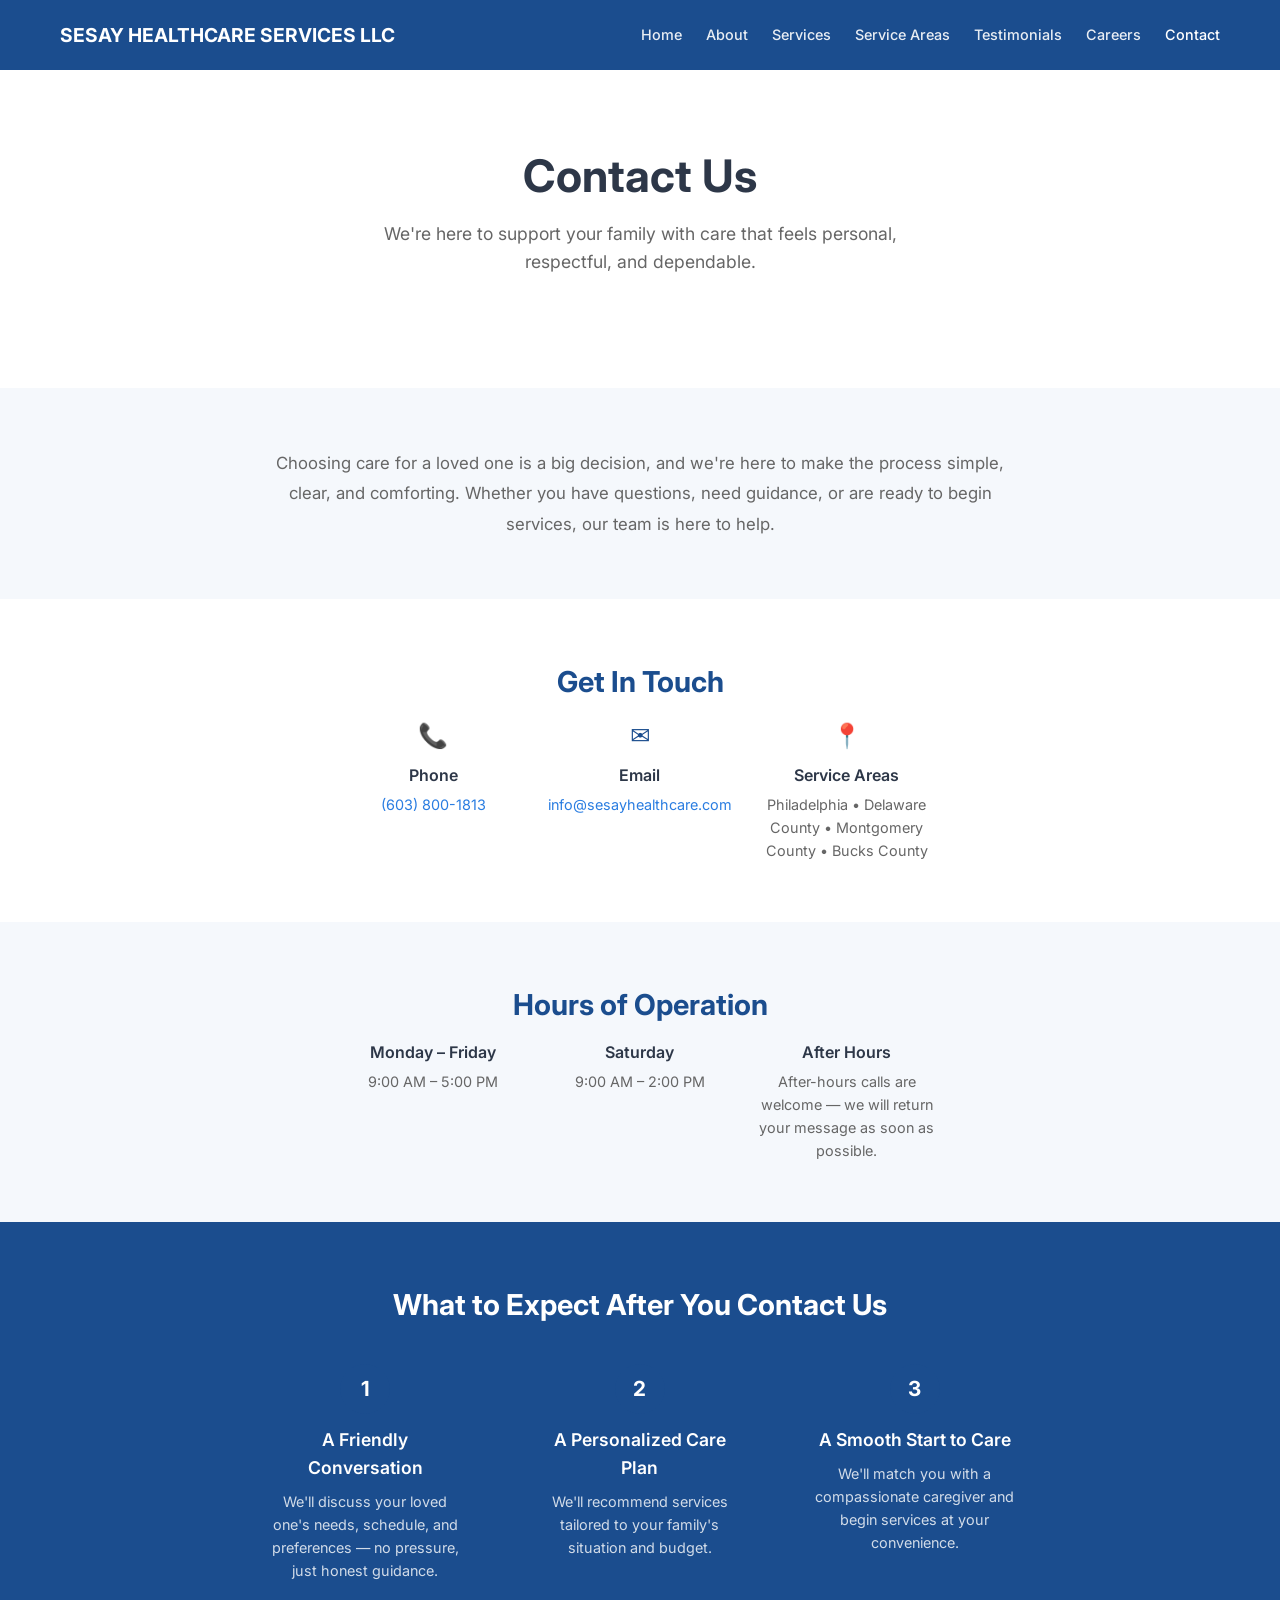
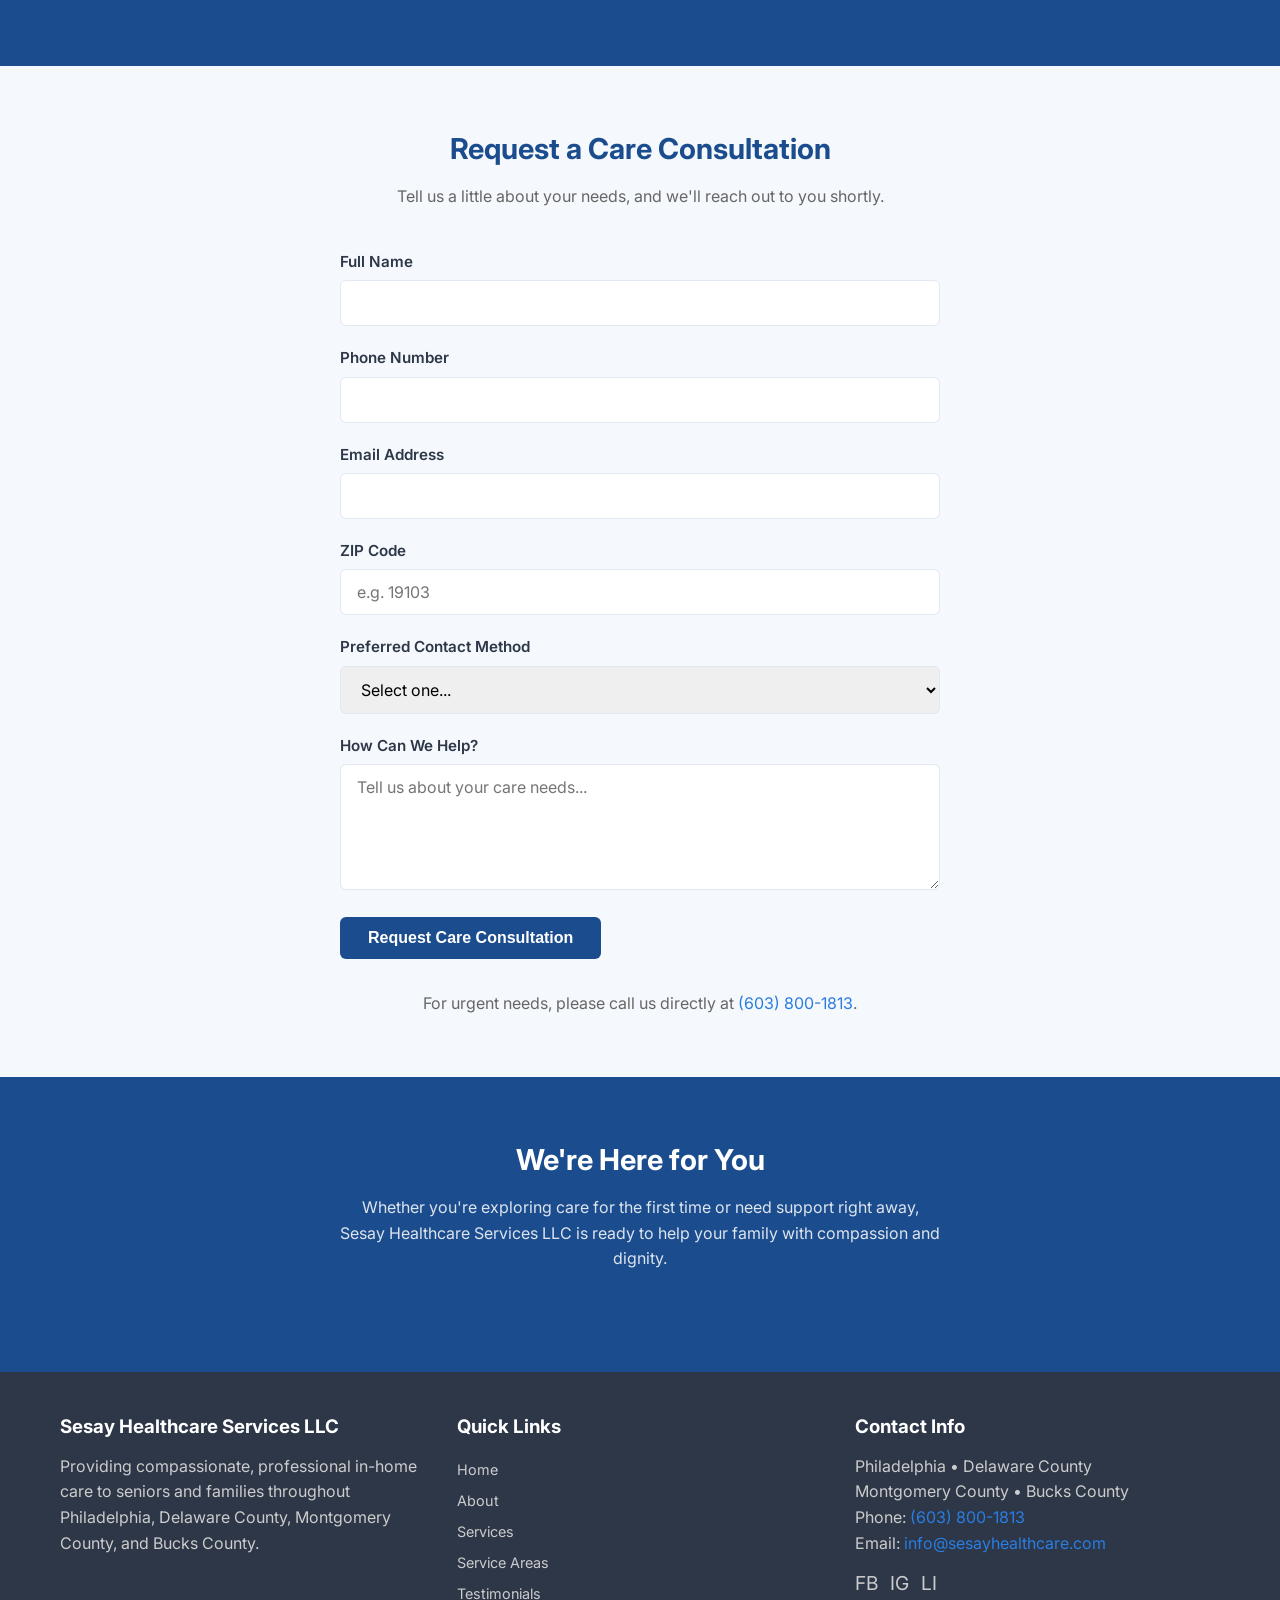
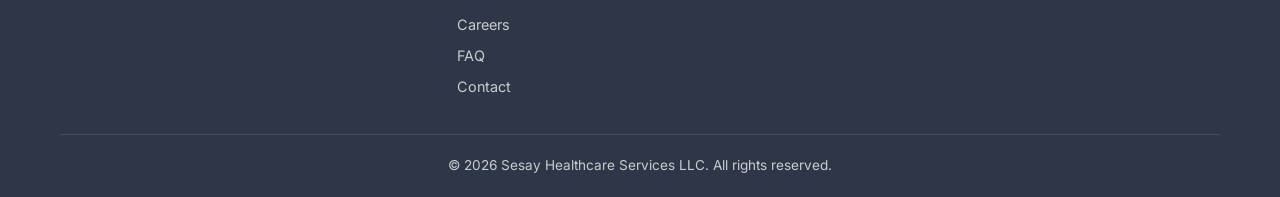
<file: contact.html>
<!DOCTYPE html>
<html lang="en">
<head>
  <meta charset="UTF-8">
  <meta name="viewport" content="width=device-width, initial-scale=1.0">
  <meta name="description" content="Contact Sesay Healthcare Services LLC to schedule a care consultation. Serving Philadelphia, Delaware County, Montgomery County, and Bucks County.">
  <title>Contact Us - Sesay Healthcare Services LLC</title>
  <link rel="preconnect" href="https://fonts.googleapis.com">
  <link rel="preconnect" href="https://fonts.gstatic.com" crossorigin>
  <link href="https://fonts.googleapis.com/css2?family=Inter:wght@400;500;600;700&display=swap" rel="stylesheet">
  <link rel="icon" type="image/png" href="images/logo.png">
  <link rel="stylesheet" href="css/styles.css">
</head>
<body>

  <!-- Navigation -->
  <nav class="nav">
    <div class="container">
      <a href="index.html" class="nav__logo">SESAY HEALTHCARE SERVICES LLC</a>
      <ul class="nav__links">
        <li><a href="index.html">Home</a></li>
        <li><a href="about.html">About</a></li>
        <li><a href="services.html">Services</a></li>
        <li><a href="service-areas.html">Service Areas</a></li>
        <li><a href="testimonials.html">Testimonials</a></li>
        <li><a href="careers.html">Careers</a></li>
        <li><a href="contact.html" class="active">Contact</a></li>
      </ul>
      <button class="nav__hamburger" aria-label="Toggle menu" aria-expanded="false">
        <span></span>
        <span></span>
        <span></span>
      </button>
    </div>
    <div class="nav__mobile">
      <ul>
        <li><a href="index.html">Home</a></li>
        <li><a href="about.html">About</a></li>
        <li><a href="services.html">Services</a></li>
        <li><a href="service-areas.html">Service Areas</a></li>
        <li><a href="testimonials.html">Testimonials</a></li>
        <li><a href="careers.html">Careers</a></li>
        <li><a href="contact.html">Contact</a></li>
      </ul>
    </div>
  </nav>

  <!-- Hero -->
  <section class="hero">
    <div class="container">
      <h1 class="hero__title">Contact Us</h1>
      <p class="hero__subtitle">We're here to support your family with care that feels personal, respectful, and dependable.</p>
    </div>
  </section>

  <!-- Intro -->
  <section class="section section--light">
    <div class="container">
      <p style="max-width: 750px; margin: 0 auto; text-align: center; font-size: 1.05rem; line-height: 1.8; color: var(--color-muted);">
        Choosing care for a loved one is a big decision, and we're here to make the process simple, clear, and comforting. Whether you have questions, need guidance, or are ready to begin services, our team is here to help.
      </p>
    </div>
  </section>

  <!-- Get In Touch -->
  <section class="section">
    <div class="container">
      <h2 class="section__title">Get In Touch</h2>
      <div class="contact-info">
        <div class="contact-info__item">
          <div class="contact-info__icon">&#128222;</div>
          <p class="contact-info__label">Phone</p>
          <p class="contact-info__value"><a href="tel:+16038001813">(603) 800-1813</a></p>
        </div>
        <div class="contact-info__item">
          <div class="contact-info__icon">&#9993;</div>
          <p class="contact-info__label">Email</p>
          <p class="contact-info__value"><a href="mailto:info@sesayhealthcare.com">info@sesayhealthcare.com</a></p>
        </div>
        <div class="contact-info__item">
          <div class="contact-info__icon">&#128205;</div>
          <p class="contact-info__label">Service Areas</p>
          <p class="contact-info__value">Philadelphia &bull; Delaware County &bull; Montgomery County &bull; Bucks County</p>
        </div>
      </div>
    </div>
  </section>

  <!-- Hours -->
  <section class="section section--light">
    <div class="container">
      <h2 class="section__title">Hours of Operation</h2>
      <div class="contact-info">
        <div class="contact-info__item">
          <p class="contact-info__label">Monday &ndash; Friday</p>
          <p class="contact-info__value">9:00 AM &ndash; 5:00 PM</p>
        </div>
        <div class="contact-info__item">
          <p class="contact-info__label">Saturday</p>
          <p class="contact-info__value">9:00 AM &ndash; 2:00 PM</p>
        </div>
        <div class="contact-info__item">
          <p class="contact-info__label">After Hours</p>
          <p class="contact-info__value">After-hours calls are welcome — we will return your message as soon as possible.</p>
        </div>
      </div>
    </div>
  </section>

  <!-- What to Expect -->
  <section class="section section--dark">
    <div class="container">
      <h2 class="section__title">What to Expect After You Contact Us</h2>
      <div class="steps">
        <div class="step">
          <div class="step__number">1</div>
          <h3 class="step__title" style="color: var(--color-white);">A Friendly Conversation</h3>
          <p class="step__text" style="color: rgba(255,255,255,0.8);">We'll discuss your loved one's needs, schedule, and preferences — no pressure, just honest guidance.</p>
        </div>
        <div class="step">
          <div class="step__number">2</div>
          <h3 class="step__title" style="color: var(--color-white);">A Personalized Care Plan</h3>
          <p class="step__text" style="color: rgba(255,255,255,0.8);">We'll recommend services tailored to your family's situation and budget.</p>
        </div>
        <div class="step">
          <div class="step__number">3</div>
          <h3 class="step__title" style="color: var(--color-white);">A Smooth Start to Care</h3>
          <p class="step__text" style="color: rgba(255,255,255,0.8);">We'll match you with a compassionate caregiver and begin services at your convenience.</p>
        </div>
      </div>
    </div>
  </section>

  <!-- Contact Form -->
  <section class="section section--light">
    <div class="container">
      <h2 class="section__title">Request a Care Consultation</h2>
      <p class="section__subtitle">Tell us a little about your needs, and we'll reach out to you shortly.</p>
      <form class="form" data-validate action="https://formspree.io/f/YOUR_FORM_ID" method="POST">
        <div class="form__group">
          <label class="form__label" for="fullName">Full Name</label>
          <input class="form__input" type="text" id="fullName" name="fullName" required>
          <span class="form__error">This field is required</span>
        </div>
        <div class="form__group">
          <label class="form__label" for="phone">Phone Number</label>
          <input class="form__input" type="tel" id="phone" name="phone" required>
          <span class="form__error">This field is required</span>
        </div>
        <div class="form__group">
          <label class="form__label" for="email">Email Address</label>
          <input class="form__input" type="email" id="email" name="email" required>
          <span class="form__error">Please enter a valid email</span>
        </div>
        <div class="form__group">
          <label class="form__label" for="zip">ZIP Code</label>
          <input class="form__input" type="text" id="zip" name="zip" placeholder="e.g. 19103">
          <span class="form__error">This field is required</span>
        </div>
        <div class="form__group">
          <label class="form__label" for="contactMethod">Preferred Contact Method</label>
          <select class="form__input form__select" id="contactMethod" name="contactMethod">
            <option value="">Select one...</option>
            <option value="phone">Phone Call</option>
            <option value="email">Email</option>
            <option value="text">Text Message</option>
          </select>
        </div>
        <div class="form__group">
          <label class="form__label" for="message">How Can We Help?</label>
          <textarea class="form__textarea" id="message" name="message" rows="5" placeholder="Tell us about your care needs..." required></textarea>
          <span class="form__error">This field is required</span>
        </div>
        <button type="submit" class="btn btn--blue">Request Care Consultation</button>
      </form>
      <p style="margin-top: 2rem; text-align: center; color: var(--color-muted);">For urgent needs, please call us directly at <a href="tel:+16038001813">(603) 800-1813</a>.</p>
    </div>
  </section>

  <!-- We're Here For You -->
  <section class="section section--dark" style="text-align: center;">
    <div class="container">
      <h2 class="section__title">We're Here for You</h2>
      <p class="section__subtitle">Whether you're exploring care for the first time or need support right away, Sesay Healthcare Services LLC is ready to help your family with compassion and dignity.</p>
    </div>
  </section>

  <!-- Footer -->
  <footer class="footer">
    <div class="container">
      <div class="footer__grid">
        <div>
          <h3 class="footer__title">Sesay Healthcare Services LLC</h3>
          <p>Providing compassionate, professional in-home care to seniors and families throughout Philadelphia, Delaware County, Montgomery County, and Bucks County.</p>
        </div>
        <div>
          <h3 class="footer__title">Quick Links</h3>
          <ul class="footer__links">
            <li><a href="index.html">Home</a></li>
            <li><a href="about.html">About</a></li>
            <li><a href="services.html">Services</a></li>
            <li><a href="service-areas.html">Service Areas</a></li>
            <li><a href="testimonials.html">Testimonials</a></li>
            <li><a href="careers.html">Careers</a></li>
            <li><a href="faq.html">FAQ</a></li>
            <li><a href="contact.html">Contact</a></li>
          </ul>
        </div>
        <div>
          <h3 class="footer__title">Contact Info</h3>
          <p>Philadelphia &bull; Delaware County<br>Montgomery County &bull; Bucks County</p>
          <p>Phone: <a href="tel:+16038001813">(603) 800-1813</a></p>
          <p>Email: <a href="mailto:info@sesayhealthcare.com">info@sesayhealthcare.com</a></p>
          <div class="footer__social">
            <a href="#" aria-label="Facebook">FB</a>
            <a href="#" aria-label="Instagram">IG</a>
            <a href="#" aria-label="LinkedIn">LI</a>
          </div>
        </div>
      </div>
      <div class="footer__bottom">
        <p>&copy; 2026 Sesay Healthcare Services LLC. All rights reserved.</p>
      </div>
    </div>
  </footer>

  <!-- Mobile Sticky Call Button -->
  <a href="tel:+16038001813" class="mobile-cta">Call Now</a>

  <script src="js/main.js"></script>
</body>
</html>
</file>
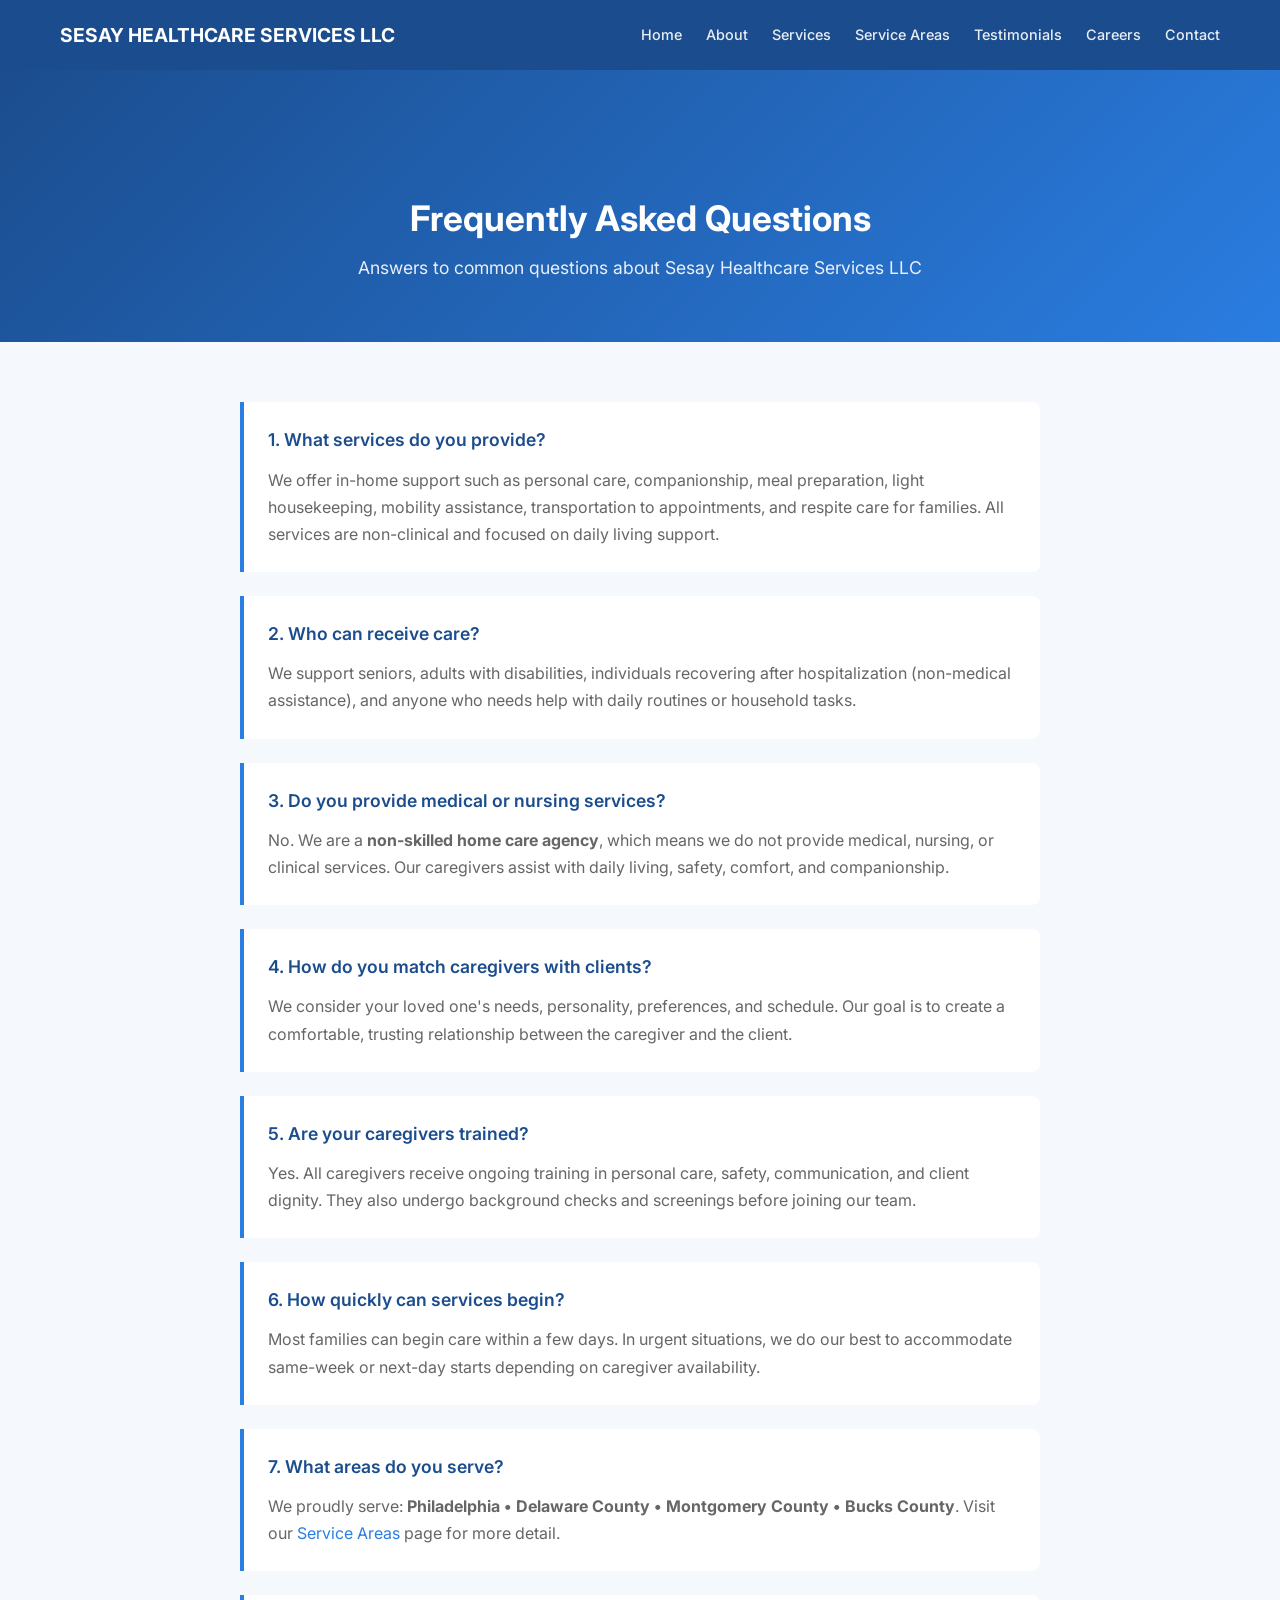
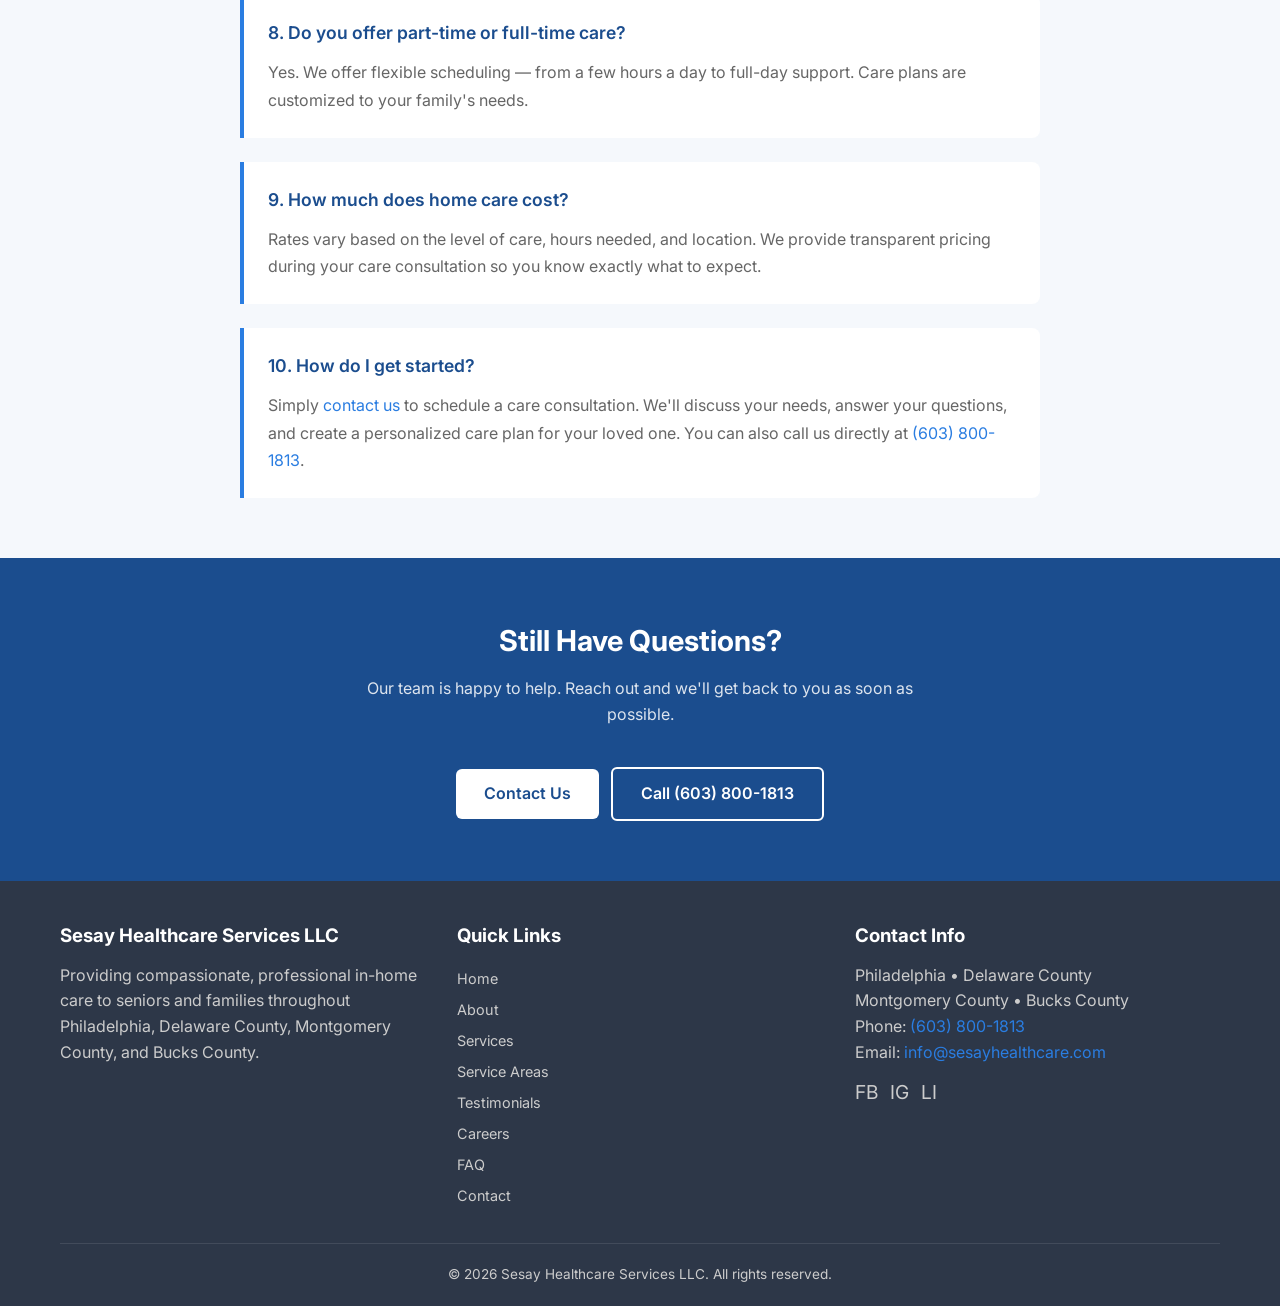
<file: faq.html>
<!DOCTYPE html>
<html lang="en">
<head>
  <meta charset="UTF-8">
  <meta name="viewport" content="width=device-width, initial-scale=1.0">
  <meta name="description" content="Frequently asked questions about Sesay Healthcare Services LLC — in-home care services, eligibility, scheduling, and how to get started.">
  <title>FAQ - Sesay Healthcare Services LLC</title>
  <link rel="preconnect" href="https://fonts.googleapis.com">
  <link rel="preconnect" href="https://fonts.gstatic.com" crossorigin>
  <link href="https://fonts.googleapis.com/css2?family=Inter:wght@400;500;600;700&display=swap" rel="stylesheet">
  <link rel="icon" type="image/png" href="images/logo.png">
  <link rel="stylesheet" href="css/styles.css">
</head>
<body>

  <!-- Navigation -->
  <nav class="nav">
    <div class="container">
      <a href="index.html" class="nav__logo">SESAY HEALTHCARE SERVICES LLC</a>
      <ul class="nav__links">
        <li><a href="index.html">Home</a></li>
        <li><a href="about.html">About</a></li>
        <li><a href="services.html">Services</a></li>
        <li><a href="service-areas.html">Service Areas</a></li>
        <li><a href="testimonials.html">Testimonials</a></li>
        <li><a href="careers.html">Careers</a></li>
        <li><a href="contact.html">Contact</a></li>
      </ul>
      <button class="nav__hamburger" aria-label="Toggle menu" aria-expanded="false">
        <span></span>
        <span></span>
        <span></span>
      </button>
    </div>
    <div class="nav__mobile">
      <ul>
        <li><a href="index.html">Home</a></li>
        <li><a href="about.html">About</a></li>
        <li><a href="services.html">Services</a></li>
        <li><a href="service-areas.html">Service Areas</a></li>
        <li><a href="testimonials.html">Testimonials</a></li>
        <li><a href="careers.html">Careers</a></li>
        <li><a href="contact.html">Contact</a></li>
      </ul>
    </div>
  </nav>

  <!-- Page Header -->
  <header class="page-header">
    <div class="container">
      <h1 class="page-header__title">Frequently Asked Questions</h1>
      <p class="page-header__subtitle">Answers to common questions about Sesay Healthcare Services LLC</p>
    </div>
  </header>

  <!-- FAQ -->
  <section class="section section--light">
    <div class="container">
      <div class="faq">

        <div class="faq__item">
          <h3 class="faq__question">1. What services do you provide?</h3>
          <p class="faq__answer">We offer in-home support such as personal care, companionship, meal preparation, light housekeeping, mobility assistance, transportation to appointments, and respite care for families. All services are non-clinical and focused on daily living support.</p>
        </div>

        <div class="faq__item">
          <h3 class="faq__question">2. Who can receive care?</h3>
          <p class="faq__answer">We support seniors, adults with disabilities, individuals recovering after hospitalization (non-medical assistance), and anyone who needs help with daily routines or household tasks.</p>
        </div>

        <div class="faq__item">
          <h3 class="faq__question">3. Do you provide medical or nursing services?</h3>
          <p class="faq__answer">No. We are a <strong>non-skilled home care agency</strong>, which means we do not provide medical, nursing, or clinical services. Our caregivers assist with daily living, safety, comfort, and companionship.</p>
        </div>

        <div class="faq__item">
          <h3 class="faq__question">4. How do you match caregivers with clients?</h3>
          <p class="faq__answer">We consider your loved one's needs, personality, preferences, and schedule. Our goal is to create a comfortable, trusting relationship between the caregiver and the client.</p>
        </div>

        <div class="faq__item">
          <h3 class="faq__question">5. Are your caregivers trained?</h3>
          <p class="faq__answer">Yes. All caregivers receive ongoing training in personal care, safety, communication, and client dignity. They also undergo background checks and screenings before joining our team.</p>
        </div>

        <div class="faq__item">
          <h3 class="faq__question">6. How quickly can services begin?</h3>
          <p class="faq__answer">Most families can begin care within a few days. In urgent situations, we do our best to accommodate same-week or next-day starts depending on caregiver availability.</p>
        </div>

        <div class="faq__item">
          <h3 class="faq__question">7. What areas do you serve?</h3>
          <p class="faq__answer">We proudly serve: <strong>Philadelphia &bull; Delaware County &bull; Montgomery County &bull; Bucks County</strong>. Visit our <a href="service-areas.html">Service Areas</a> page for more detail.</p>
        </div>

        <div class="faq__item">
          <h3 class="faq__question">8. Do you offer part-time or full-time care?</h3>
          <p class="faq__answer">Yes. We offer flexible scheduling — from a few hours a day to full-day support. Care plans are customized to your family's needs.</p>
        </div>

        <div class="faq__item">
          <h3 class="faq__question">9. How much does home care cost?</h3>
          <p class="faq__answer">Rates vary based on the level of care, hours needed, and location. We provide transparent pricing during your care consultation so you know exactly what to expect.</p>
        </div>

        <div class="faq__item">
          <h3 class="faq__question">10. How do I get started?</h3>
          <p class="faq__answer">Simply <a href="contact.html">contact us</a> to schedule a care consultation. We'll discuss your needs, answer your questions, and create a personalized care plan for your loved one. You can also call us directly at <a href="tel:+16038001813">(603) 800-1813</a>.</p>
        </div>

      </div>
    </div>
  </section>

  <!-- CTA -->
  <section class="section section--dark" style="text-align: center;">
    <div class="container">
      <h2 class="section__title">Still Have Questions?</h2>
      <p class="section__subtitle">Our team is happy to help. Reach out and we'll get back to you as soon as possible.</p>
      <div class="hero__buttons">
        <a href="contact.html" class="btn btn--primary">Contact Us</a>
        <a href="tel:+16038001813" class="btn btn--outline">Call (603) 800-1813</a>
      </div>
    </div>
  </section>

  <!-- Footer -->
  <footer class="footer">
    <div class="container">
      <div class="footer__grid">
        <div>
          <h3 class="footer__title">Sesay Healthcare Services LLC</h3>
          <p>Providing compassionate, professional in-home care to seniors and families throughout Philadelphia, Delaware County, Montgomery County, and Bucks County.</p>
        </div>
        <div>
          <h3 class="footer__title">Quick Links</h3>
          <ul class="footer__links">
            <li><a href="index.html">Home</a></li>
            <li><a href="about.html">About</a></li>
            <li><a href="services.html">Services</a></li>
            <li><a href="service-areas.html">Service Areas</a></li>
            <li><a href="testimonials.html">Testimonials</a></li>
            <li><a href="careers.html">Careers</a></li>
            <li><a href="faq.html">FAQ</a></li>
            <li><a href="contact.html">Contact</a></li>
          </ul>
        </div>
        <div>
          <h3 class="footer__title">Contact Info</h3>
          <p>Philadelphia &bull; Delaware County<br>Montgomery County &bull; Bucks County</p>
          <p>Phone: <a href="tel:+16038001813">(603) 800-1813</a></p>
          <p>Email: <a href="mailto:info@sesayhealthcare.com">info@sesayhealthcare.com</a></p>
          <div class="footer__social">
            <a href="#" aria-label="Facebook">FB</a>
            <a href="#" aria-label="Instagram">IG</a>
            <a href="#" aria-label="LinkedIn">LI</a>
          </div>
        </div>
      </div>
      <div class="footer__bottom">
        <p>&copy; 2026 Sesay Healthcare Services LLC. All rights reserved.</p>
      </div>
    </div>
  </footer>

  <!-- Mobile Sticky Call Button -->
  <a href="tel:+16038001813" class="mobile-cta">Call Now</a>

  <script src="js/main.js"></script>
</body>
</html>
</file>
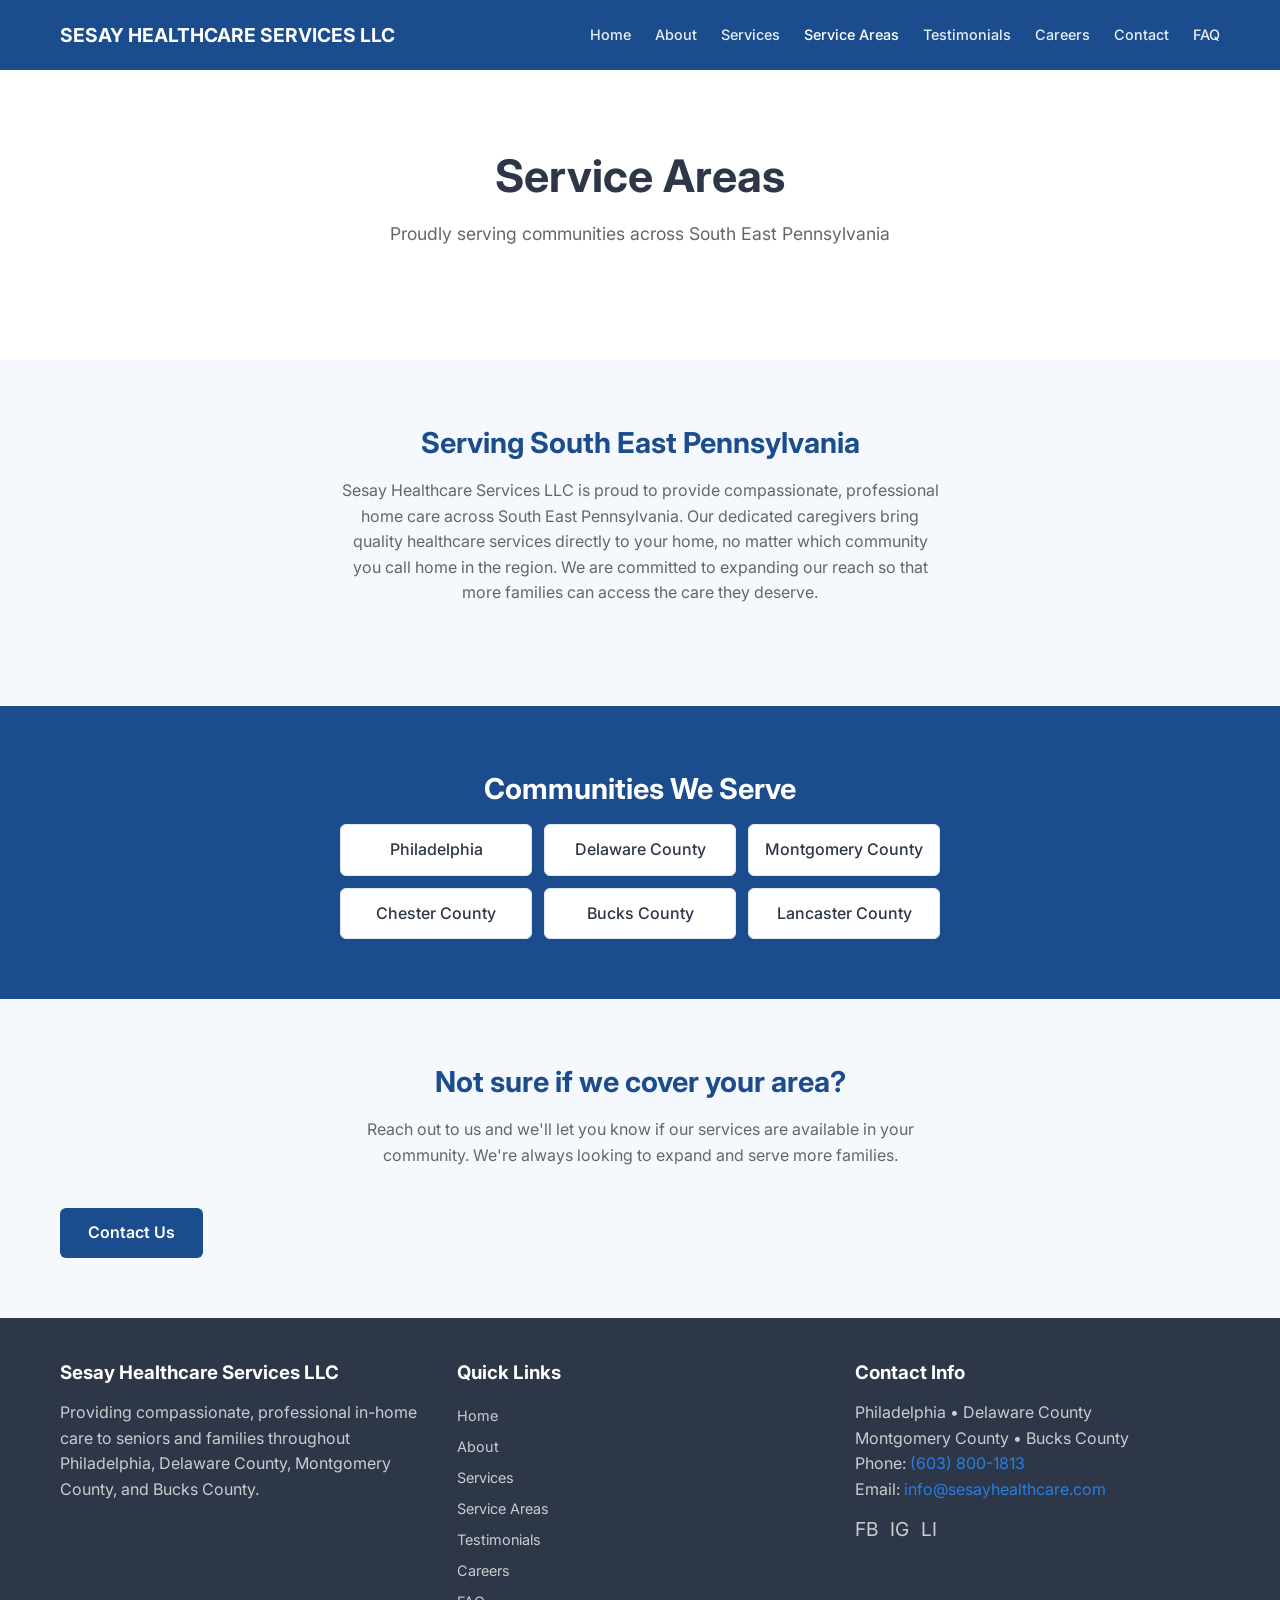
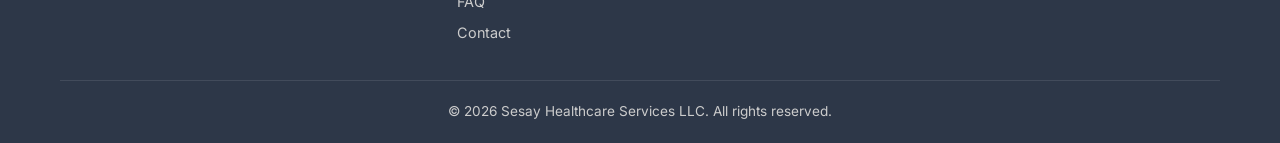
<file: service-areas.html>
<!DOCTYPE html>
<html lang="en">
<head>
  <meta charset="UTF-8">
  <meta name="viewport" content="width=device-width, initial-scale=1.0">
  <meta name="description" content="Sesay Healthcare Services LLC proudly serves communities across South East Pennsylvania including Philadelphia, Delaware County, Montgomery County, and more.">
  <title>Service Areas - Sesay Healthcare Services LLC</title>
  <link rel="preconnect" href="https://fonts.googleapis.com">
  <link rel="preconnect" href="https://fonts.gstatic.com" crossorigin>
  <link href="https://fonts.googleapis.com/css2?family=Inter:wght@400;500;600;700&display=swap" rel="stylesheet">
  <link rel="icon" type="image/png" href="images/logo.png">
  <link rel="stylesheet" href="css/styles.css">
</head>
<body>

  <!-- Navigation -->
  <nav class="nav">
    <div class="container">
      <a href="index.html" class="nav__logo">SESAY HEALTHCARE SERVICES LLC</a>
      <ul class="nav__links">
        <li><a href="index.html">Home</a></li>
        <li><a href="about.html">About</a></li>
        <li><a href="services.html">Services</a></li>
        <li><a href="service-areas.html">Service Areas</a></li>
        <li><a href="testimonials.html">Testimonials</a></li>
        <li><a href="careers.html">Careers</a></li>
        <li><a href="contact.html">Contact</a></li>
            <li><a href="faq.html">FAQ</a></li>
      </ul>
      <button class="nav__hamburger" aria-label="Toggle menu" aria-expanded="false">
        <span></span>
        <span></span>
        <span></span>
      </button>
    </div>
    <div class="nav__mobile">
      <ul>
        <li><a href="index.html">Home</a></li>
        <li><a href="about.html">About</a></li>
        <li><a href="services.html">Services</a></li>
        <li><a href="service-areas.html">Service Areas</a></li>
        <li><a href="testimonials.html">Testimonials</a></li>
        <li><a href="careers.html">Careers</a></li>
        <li><a href="contact.html">Contact</a></li>
            <li><a href="faq.html">FAQ</a></li>
      </ul>
    </div>
  </nav>

  <!-- Page Header -->
  <section class="hero">
    <div class="container">
      <h1 class="hero__title">Service Areas</h1>
      <p class="hero__subtitle">Proudly serving communities across South East Pennsylvania</p>
    </div>
  </section>

  <!-- Service Areas Intro -->
  <section class="section section--light">
    <div class="container">
      <h2 class="section__title">Serving South East Pennsylvania</h2>
      <p class="section__subtitle">Sesay Healthcare Services LLC is proud to provide compassionate, professional home care across South East Pennsylvania. Our dedicated caregivers bring quality healthcare services directly to your home, no matter which community you call home in the region. We are committed to expanding our reach so that more families can access the care they deserve.</p>
    </div>
  </section>

  <!-- Areas Grid -->
  <section class="section section--dark">
    <div class="container">
      <h2 class="section__title">Communities We Serve</h2>
      <ul class="areas-list">
        <li class="areas-list__item">Philadelphia</li>
        <li class="areas-list__item">Delaware County</li>
        <li class="areas-list__item">Montgomery County</li>
        <li class="areas-list__item">Chester County</li>
        <li class="areas-list__item">Bucks County</li>
        <li class="areas-list__item">Lancaster County</li>
      </ul>
    </div>
  </section>

  <!-- CTA Section -->
  <section class="section section--light">
    <div class="container">
      <h2 class="section__title">Not sure if we cover your area?</h2>
      <p class="section__subtitle">Reach out to us and we'll let you know if our services are available in your community. We're always looking to expand and serve more families.</p>
      <a href="contact.html" class="btn btn--blue">Contact Us</a>
    </div>
  </section>

  <!-- Footer -->
  <footer class="footer">
    <div class="container">
      <div class="footer__grid">
        <div>
          <h3 class="footer__title">Sesay Healthcare Services LLC</h3>
          <p>Providing compassionate, professional in-home care to seniors and families throughout Philadelphia, Delaware County, Montgomery County, and Bucks County.</p>
        </div>
        <div>
          <h3 class="footer__title">Quick Links</h3>
          <ul class="footer__links">
            <li><a href="index.html">Home</a></li>
            <li><a href="about.html">About</a></li>
            <li><a href="services.html">Services</a></li>
            <li><a href="service-areas.html">Service Areas</a></li>
            <li><a href="testimonials.html">Testimonials</a></li>
            <li><a href="careers.html">Careers</a></li>
            <li><a href="faq.html">FAQ</a></li>
            <li><a href="contact.html">Contact</a></li>
          </ul>
        </div>
        <div>
          <h3 class="footer__title">Contact Info</h3>
          <p>Philadelphia &bull; Delaware County<br>Montgomery County &bull; Bucks County</p>
          <p>Phone: <a href="tel:+16038001813">(603) 800-1813</a></p>
          <p>Email: <a href="mailto:info@sesayhealthcare.com">info@sesayhealthcare.com</a></p>
          <div class="footer__social">
            <a href="#" aria-label="Facebook">FB</a>
            <a href="#" aria-label="Instagram">IG</a>
            <a href="#" aria-label="LinkedIn">LI</a>
          </div>
        </div>
      </div>
      <div class="footer__bottom">
        <p>&copy; 2026 Sesay Healthcare Services LLC. All rights reserved.</p>
      </div>
    </div>
  </footer>

  <!-- Mobile Sticky Call Button -->
  <a href="tel:+16038001813" class="mobile-cta">Call Now</a>

  <script src="js/main.js"></script>
</body>
</html>
</file>
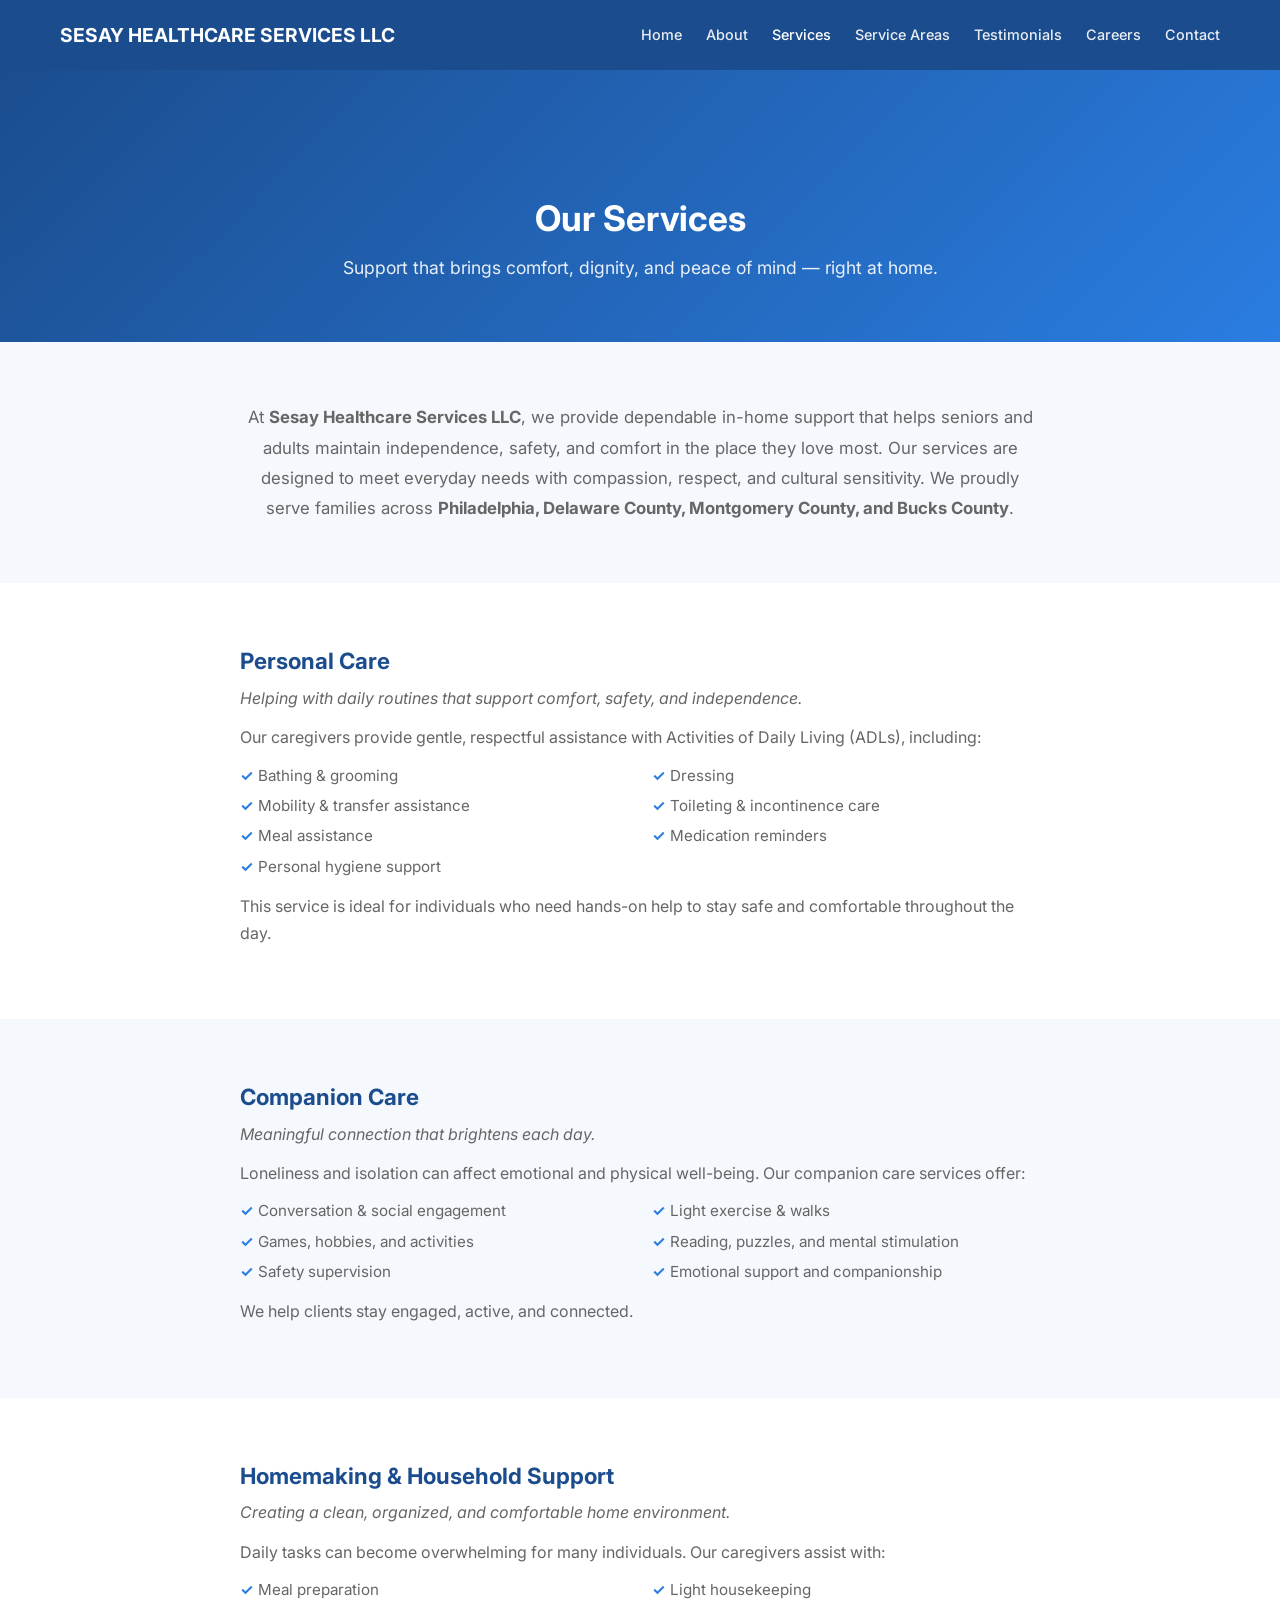
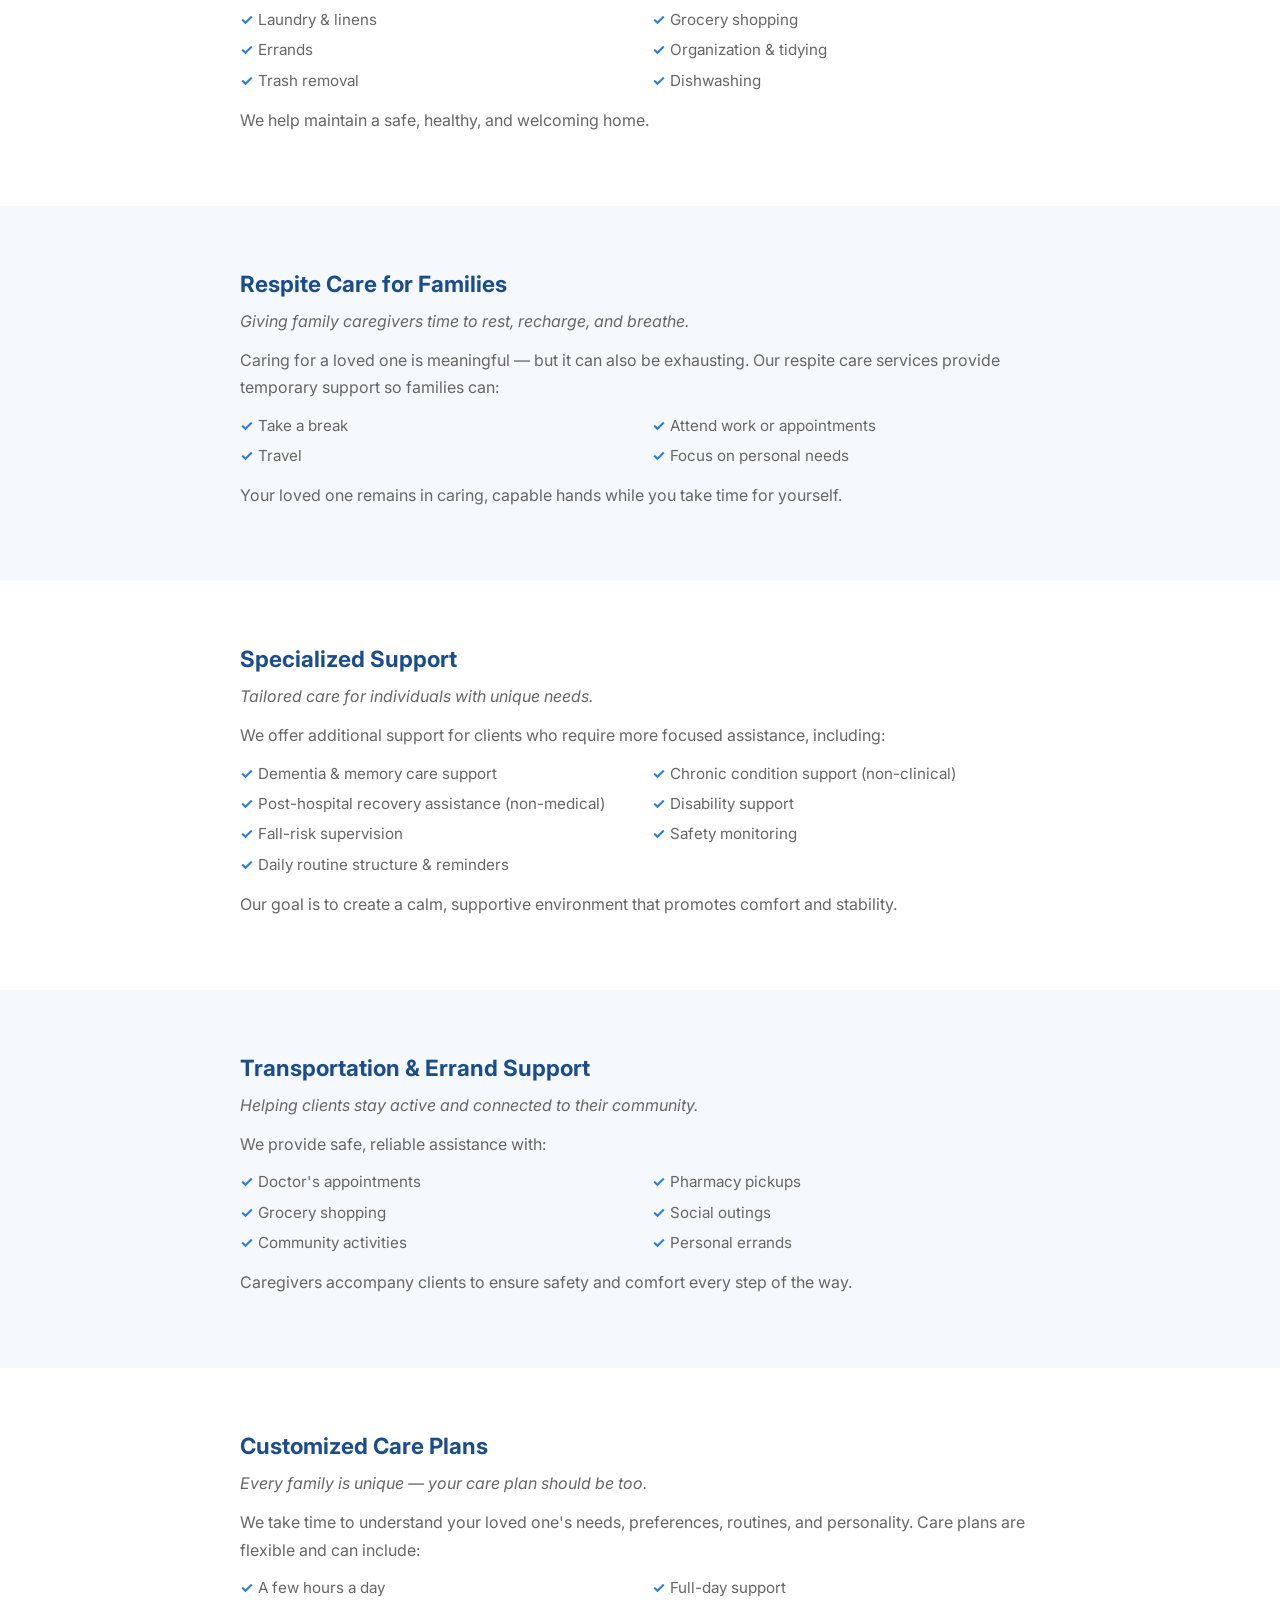
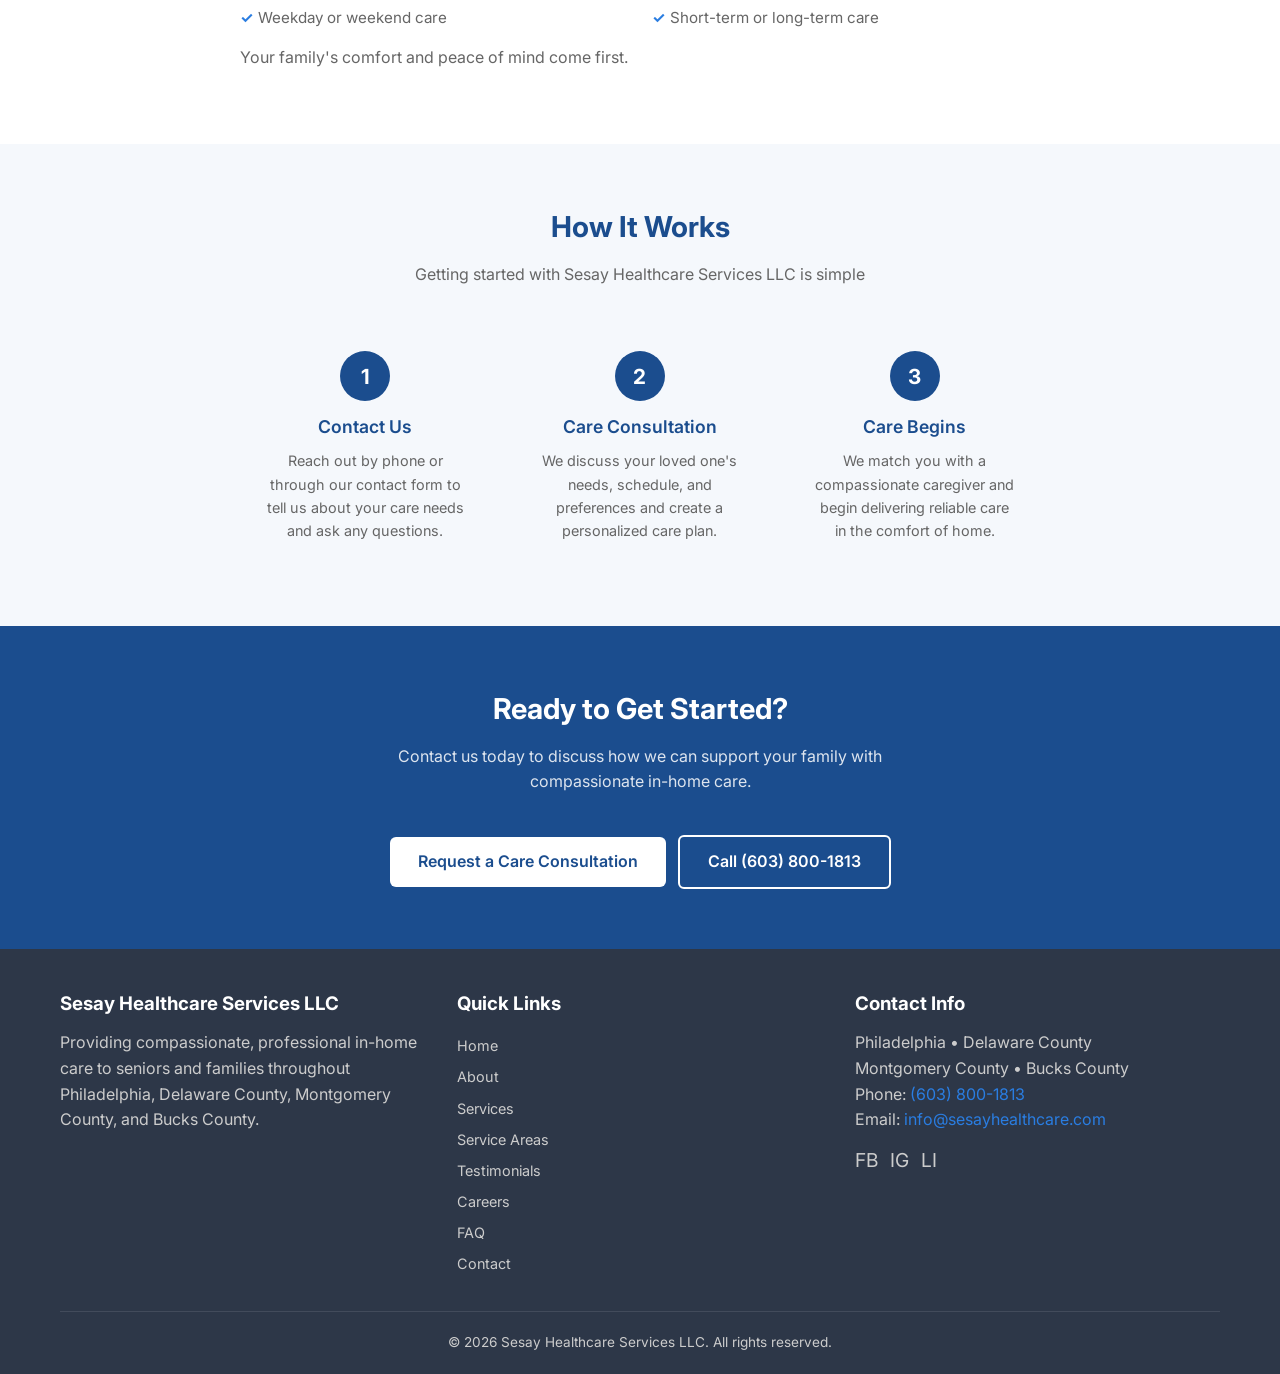
<file: services.html>
<!DOCTYPE html>
<html lang="en">
<head>
  <meta charset="UTF-8">
  <meta name="viewport" content="width=device-width, initial-scale=1.0">
  <meta name="description" content="Sesay Healthcare Services LLC offers personal care, companion care, homemaking, respite care, specialized support, and transportation services across the Greater Philadelphia Area.">
  <title>Our Services - Sesay Healthcare Services LLC</title>
  <link rel="preconnect" href="https://fonts.googleapis.com">
  <link rel="preconnect" href="https://fonts.gstatic.com" crossorigin>
  <link href="https://fonts.googleapis.com/css2?family=Inter:wght@400;500;600;700&display=swap" rel="stylesheet">
  <link rel="icon" type="image/png" href="images/logo.png">
  <link rel="stylesheet" href="css/styles.css">
</head>
<body>

  <!-- Navigation -->
  <nav class="nav">
    <div class="container">
      <a href="index.html" class="nav__logo">SESAY HEALTHCARE SERVICES LLC</a>
      <ul class="nav__links">
        <li><a href="index.html">Home</a></li>
        <li><a href="about.html">About</a></li>
        <li><a href="services.html" class="active">Services</a></li>
        <li><a href="service-areas.html">Service Areas</a></li>
        <li><a href="testimonials.html">Testimonials</a></li>
        <li><a href="careers.html">Careers</a></li>
        <li><a href="contact.html">Contact</a></li>
      </ul>
      <button class="nav__hamburger" aria-label="Toggle menu" aria-expanded="false">
        <span></span>
        <span></span>
        <span></span>
      </button>
    </div>
    <div class="nav__mobile">
      <ul>
        <li><a href="index.html">Home</a></li>
        <li><a href="about.html">About</a></li>
        <li><a href="services.html">Services</a></li>
        <li><a href="service-areas.html">Service Areas</a></li>
        <li><a href="testimonials.html">Testimonials</a></li>
        <li><a href="careers.html">Careers</a></li>
        <li><a href="contact.html">Contact</a></li>
      </ul>
    </div>
  </nav>

  <!-- Page Header -->
  <header class="page-header">
    <div class="container">
      <h1 class="page-header__title">Our Services</h1>
      <p class="page-header__subtitle">Support that brings comfort, dignity, and peace of mind — right at home.</p>
    </div>
  </header>

  <!-- Intro -->
  <section class="section section--light">
    <div class="container">
      <p style="max-width: 800px; margin: 0 auto; text-align: center; font-size: 1.05rem; line-height: 1.8; color: var(--color-muted);">
        At <strong>Sesay Healthcare Services LLC</strong>, we provide dependable in-home support that helps seniors and adults maintain independence, safety, and comfort in the place they love most. Our services are designed to meet everyday needs with compassion, respect, and cultural sensitivity. We proudly serve families across <strong>Philadelphia, Delaware County, Montgomery County, and Bucks County</strong>.
      </p>
    </div>
  </section>

  <!-- Personal Care -->
  <section class="section">
    <div class="container">
      <div class="service-block">
        <h2 class="service-block__title">Personal Care</h2>
        <p class="service-block__subtitle">Helping with daily routines that support comfort, safety, and independence.</p>
        <p>Our caregivers provide gentle, respectful assistance with Activities of Daily Living (ADLs), including:</p>
        <ul>
          <li>Bathing &amp; grooming</li>
          <li>Dressing</li>
          <li>Mobility &amp; transfer assistance</li>
          <li>Toileting &amp; incontinence care</li>
          <li>Meal assistance</li>
          <li>Medication reminders</li>
          <li>Personal hygiene support</li>
        </ul>
        <p style="margin-top: 14px;">This service is ideal for individuals who need hands-on help to stay safe and comfortable throughout the day.</p>
      </div>
    </div>
  </section>

  <!-- Companion Care -->
  <section class="section section--light">
    <div class="container">
      <div class="service-block">
        <h2 class="service-block__title">Companion Care</h2>
        <p class="service-block__subtitle">Meaningful connection that brightens each day.</p>
        <p>Loneliness and isolation can affect emotional and physical well-being. Our companion care services offer:</p>
        <ul>
          <li>Conversation &amp; social engagement</li>
          <li>Light exercise &amp; walks</li>
          <li>Games, hobbies, and activities</li>
          <li>Reading, puzzles, and mental stimulation</li>
          <li>Safety supervision</li>
          <li>Emotional support and companionship</li>
        </ul>
        <p style="margin-top: 14px;">We help clients stay engaged, active, and connected.</p>
      </div>
    </div>
  </section>

  <!-- Homemaking -->
  <section class="section">
    <div class="container">
      <div class="service-block">
        <h2 class="service-block__title">Homemaking &amp; Household Support</h2>
        <p class="service-block__subtitle">Creating a clean, organized, and comfortable home environment.</p>
        <p>Daily tasks can become overwhelming for many individuals. Our caregivers assist with:</p>
        <ul>
          <li>Meal preparation</li>
          <li>Light housekeeping</li>
          <li>Laundry &amp; linens</li>
          <li>Grocery shopping</li>
          <li>Errands</li>
          <li>Organization &amp; tidying</li>
          <li>Trash removal</li>
          <li>Dishwashing</li>
        </ul>
        <p style="margin-top: 14px;">We help maintain a safe, healthy, and welcoming home.</p>
      </div>
    </div>
  </section>

  <!-- Respite Care -->
  <section class="section section--light">
    <div class="container">
      <div class="service-block">
        <h2 class="service-block__title">Respite Care for Families</h2>
        <p class="service-block__subtitle">Giving family caregivers time to rest, recharge, and breathe.</p>
        <p>Caring for a loved one is meaningful — but it can also be exhausting. Our respite care services provide temporary support so families can:</p>
        <ul>
          <li>Take a break</li>
          <li>Attend work or appointments</li>
          <li>Travel</li>
          <li>Focus on personal needs</li>
        </ul>
        <p style="margin-top: 14px;">Your loved one remains in caring, capable hands while you take time for yourself.</p>
      </div>
    </div>
  </section>

  <!-- Specialized Support -->
  <section class="section">
    <div class="container">
      <div class="service-block">
        <h2 class="service-block__title">Specialized Support</h2>
        <p class="service-block__subtitle">Tailored care for individuals with unique needs.</p>
        <p>We offer additional support for clients who require more focused assistance, including:</p>
        <ul>
          <li>Dementia &amp; memory care support</li>
          <li>Chronic condition support (non-clinical)</li>
          <li>Post-hospital recovery assistance (non-medical)</li>
          <li>Disability support</li>
          <li>Fall-risk supervision</li>
          <li>Safety monitoring</li>
          <li>Daily routine structure &amp; reminders</li>
        </ul>
        <p style="margin-top: 14px;">Our goal is to create a calm, supportive environment that promotes comfort and stability.</p>
      </div>
    </div>
  </section>

  <!-- Transportation -->
  <section class="section section--light">
    <div class="container">
      <div class="service-block">
        <h2 class="service-block__title">Transportation &amp; Errand Support</h2>
        <p class="service-block__subtitle">Helping clients stay active and connected to their community.</p>
        <p>We provide safe, reliable assistance with:</p>
        <ul>
          <li>Doctor's appointments</li>
          <li>Pharmacy pickups</li>
          <li>Grocery shopping</li>
          <li>Social outings</li>
          <li>Community activities</li>
          <li>Personal errands</li>
        </ul>
        <p style="margin-top: 14px;">Caregivers accompany clients to ensure safety and comfort every step of the way.</p>
      </div>
    </div>
  </section>

  <!-- Customized Care Plans -->
  <section class="section">
    <div class="container">
      <div class="service-block">
        <h2 class="service-block__title">Customized Care Plans</h2>
        <p class="service-block__subtitle">Every family is unique — your care plan should be too.</p>
        <p>We take time to understand your loved one's needs, preferences, routines, and personality. Care plans are flexible and can include:</p>
        <ul>
          <li>A few hours a day</li>
          <li>Full-day support</li>
          <li>Weekday or weekend care</li>
          <li>Short-term or long-term care</li>
        </ul>
        <p style="margin-top: 14px;">Your family's comfort and peace of mind come first.</p>
      </div>
    </div>
  </section>

  <!-- How It Works -->
  <section class="section section--light">
    <div class="container">
      <h2 class="section__title">How It Works</h2>
      <p class="section__subtitle">Getting started with Sesay Healthcare Services LLC is simple</p>
      <div class="steps">
        <div class="step">
          <div class="step__number">1</div>
          <h3 class="step__title">Contact Us</h3>
          <p class="step__text">Reach out by phone or through our contact form to tell us about your care needs and ask any questions.</p>
        </div>
        <div class="step">
          <div class="step__number">2</div>
          <h3 class="step__title">Care Consultation</h3>
          <p class="step__text">We discuss your loved one's needs, schedule, and preferences and create a personalized care plan.</p>
        </div>
        <div class="step">
          <div class="step__number">3</div>
          <h3 class="step__title">Care Begins</h3>
          <p class="step__text">We match you with a compassionate caregiver and begin delivering reliable care in the comfort of home.</p>
        </div>
      </div>
    </div>
  </section>

  <!-- CTA Section -->
  <section class="section section--dark" style="text-align: center;">
    <div class="container">
      <h2 class="section__title">Ready to Get Started?</h2>
      <p class="section__subtitle">Contact us today to discuss how we can support your family with compassionate in-home care.</p>
      <div class="hero__buttons">
        <a href="contact.html" class="btn btn--primary">Request a Care Consultation</a>
        <a href="tel:+16038001813" class="btn btn--outline">Call (603) 800-1813</a>
      </div>
    </div>
  </section>

  <!-- Footer -->
  <footer class="footer">
    <div class="container">
      <div class="footer__grid">
        <div>
          <h3 class="footer__title">Sesay Healthcare Services LLC</h3>
          <p>Providing compassionate, professional in-home care to seniors and families throughout Philadelphia, Delaware County, Montgomery County, and Bucks County.</p>
        </div>
        <div>
          <h3 class="footer__title">Quick Links</h3>
          <ul class="footer__links">
            <li><a href="index.html">Home</a></li>
            <li><a href="about.html">About</a></li>
            <li><a href="services.html">Services</a></li>
            <li><a href="service-areas.html">Service Areas</a></li>
            <li><a href="testimonials.html">Testimonials</a></li>
            <li><a href="careers.html">Careers</a></li>
            <li><a href="faq.html">FAQ</a></li>
            <li><a href="contact.html">Contact</a></li>
          </ul>
        </div>
        <div>
          <h3 class="footer__title">Contact Info</h3>
          <p>Philadelphia &bull; Delaware County<br>Montgomery County &bull; Bucks County</p>
          <p>Phone: <a href="tel:+16038001813">(603) 800-1813</a></p>
          <p>Email: <a href="mailto:info@sesayhealthcare.com">info@sesayhealthcare.com</a></p>
          <div class="footer__social">
            <a href="#" aria-label="Facebook">FB</a>
            <a href="#" aria-label="Instagram">IG</a>
            <a href="#" aria-label="LinkedIn">LI</a>
          </div>
        </div>
      </div>
      <div class="footer__bottom">
        <p>&copy; 2026 Sesay Healthcare Services LLC. All rights reserved.</p>
      </div>
    </div>
  </footer>

  <!-- Mobile Sticky Call Button -->
  <a href="tel:+16038001813" class="mobile-cta">Call Now</a>

  <script src="js/main.js"></script>
</body>
</html>
</file>
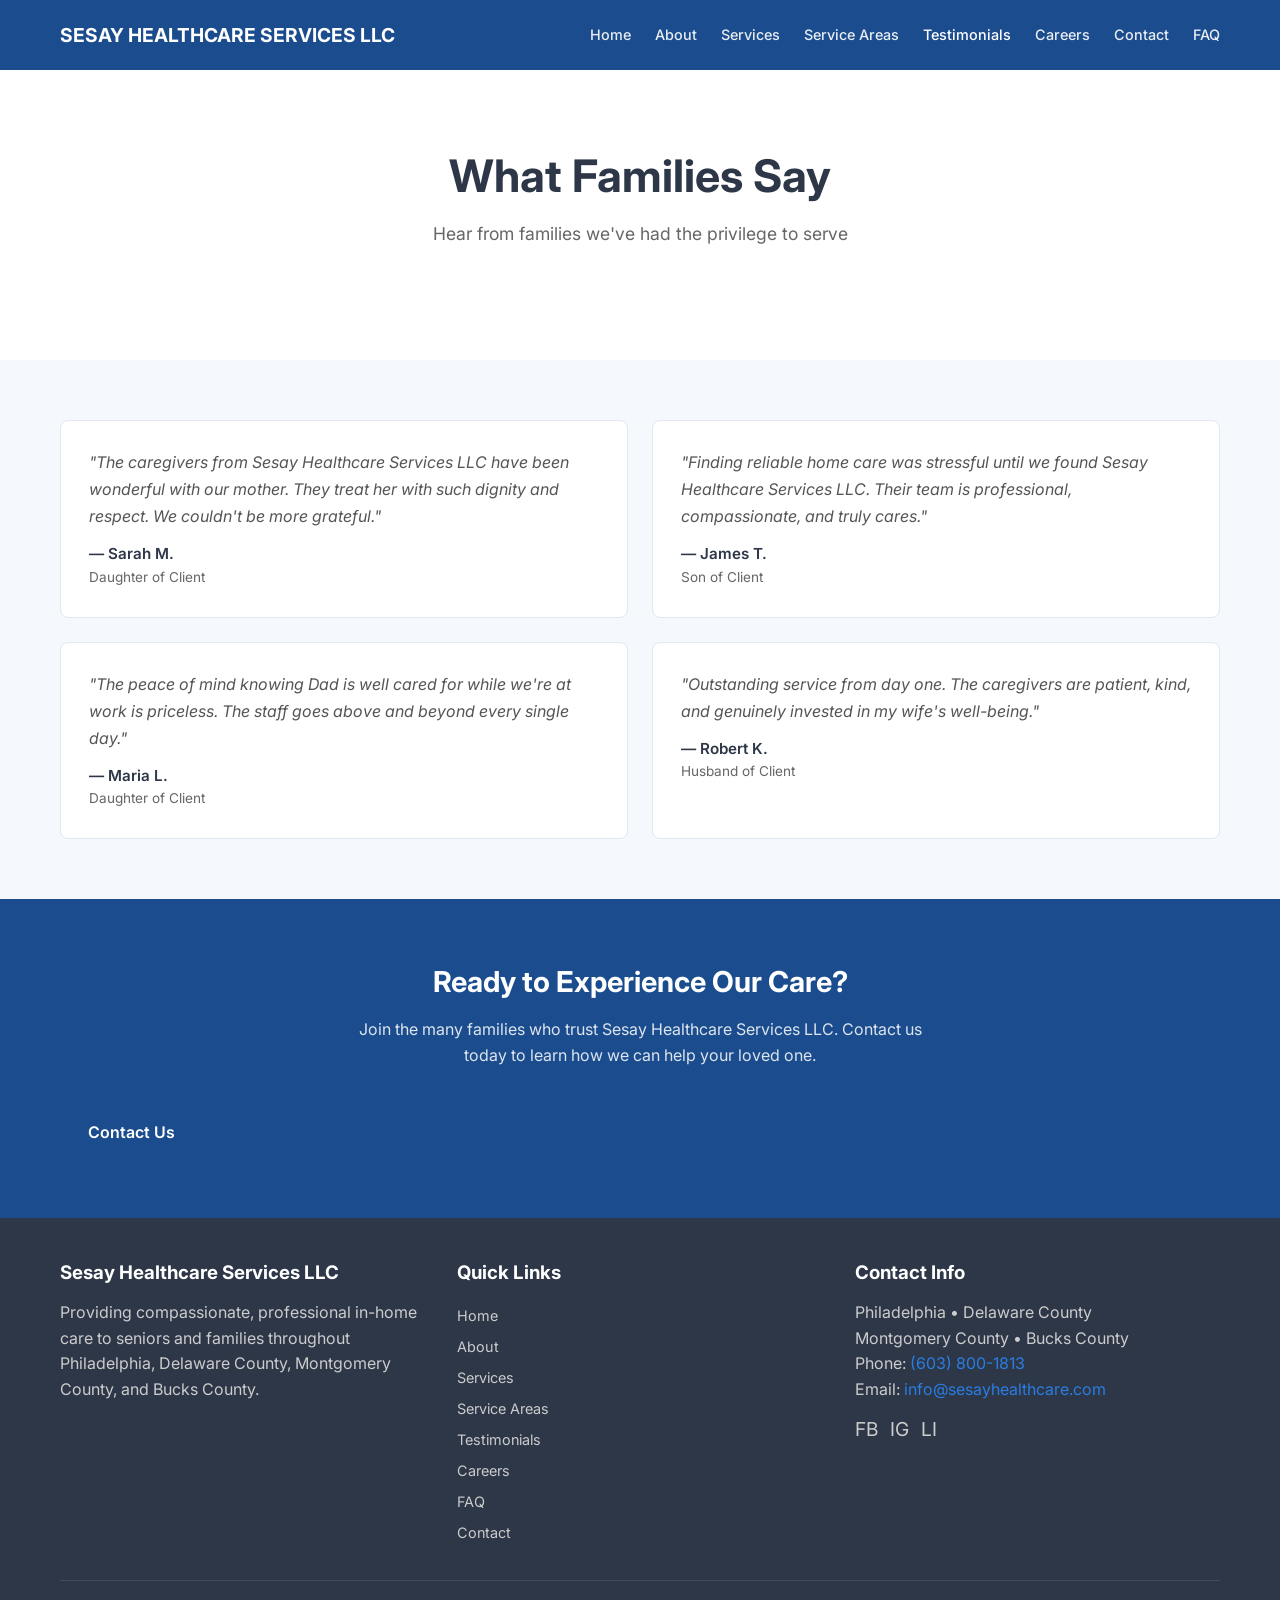
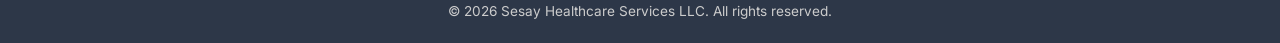
<file: testimonials.html>
<!DOCTYPE html>
<html lang="en">
<head>
  <meta charset="UTF-8">
  <meta name="viewport" content="width=device-width, initial-scale=1.0">
  <meta name="description" content="Read testimonials from families who trust Sesay Healthcare Services LLC for compassionate home care in Southeastern Pennsylvania.">
  <title>Testimonials - Sesay Healthcare Services LLC</title>
  <link rel="preconnect" href="https://fonts.googleapis.com">
  <link rel="preconnect" href="https://fonts.gstatic.com" crossorigin>
  <link href="https://fonts.googleapis.com/css2?family=Inter:wght@400;500;600;700&display=swap" rel="stylesheet">
  <link rel="icon" type="image/png" href="images/logo.png">
  <link rel="stylesheet" href="css/styles.css">
</head>
<body>

  <!-- Navigation -->
  <nav class="nav">
    <div class="container">
      <a href="index.html" class="nav__logo">SESAY HEALTHCARE SERVICES LLC</a>
      <ul class="nav__links">
        <li><a href="index.html">Home</a></li>
        <li><a href="about.html">About</a></li>
        <li><a href="services.html">Services</a></li>
        <li><a href="service-areas.html">Service Areas</a></li>
        <li><a href="testimonials.html">Testimonials</a></li>
        <li><a href="careers.html">Careers</a></li>
        <li><a href="contact.html">Contact</a></li>
            <li><a href="faq.html">FAQ</a></li>
      </ul>
      <button class="nav__hamburger" aria-label="Toggle menu" aria-expanded="false">
        <span></span>
        <span></span>
        <span></span>
      </button>
    </div>
    <div class="nav__mobile">
      <ul>
        <li><a href="index.html">Home</a></li>
        <li><a href="about.html">About</a></li>
        <li><a href="services.html">Services</a></li>
        <li><a href="service-areas.html">Service Areas</a></li>
        <li><a href="testimonials.html">Testimonials</a></li>
        <li><a href="careers.html">Careers</a></li>
        <li><a href="contact.html">Contact</a></li>
            <li><a href="faq.html">FAQ</a></li>
      </ul>
    </div>
  </nav>

  <!-- Page Header -->
  <section class="hero">
    <div class="container">
      <h1 class="hero__title">What Families Say</h1>
      <p class="hero__subtitle">Hear from families we've had the privilege to serve</p>
    </div>
  </section>

  <!-- Testimonials Grid -->
  <section class="section section--light">
    <div class="container">
      <div class="testimonials-grid">
        <div class="testimonial">
          <p class="testimonial__text">"The caregivers from Sesay Healthcare Services LLC have been wonderful with our mother. They treat her with such dignity and respect. We couldn't be more grateful."</p>
          <p class="testimonial__author">&mdash; Sarah M.</p>
          <p class="testimonial__relation">Daughter of Client</p>
        </div>
        <div class="testimonial">
          <p class="testimonial__text">"Finding reliable home care was stressful until we found Sesay Healthcare Services LLC. Their team is professional, compassionate, and truly cares."</p>
          <p class="testimonial__author">&mdash; James T.</p>
          <p class="testimonial__relation">Son of Client</p>
        </div>
        <div class="testimonial">
          <p class="testimonial__text">"The peace of mind knowing Dad is well cared for while we're at work is priceless. The staff goes above and beyond every single day."</p>
          <p class="testimonial__author">&mdash; Maria L.</p>
          <p class="testimonial__relation">Daughter of Client</p>
        </div>
        <div class="testimonial">
          <p class="testimonial__text">"Outstanding service from day one. The caregivers are patient, kind, and genuinely invested in my wife's well-being."</p>
          <p class="testimonial__author">&mdash; Robert K.</p>
          <p class="testimonial__relation">Husband of Client</p>
        </div>
      </div>
    </div>
  </section>

  <!-- CTA Section -->
  <section class="section section--dark">
    <div class="container">
      <h2 class="section__title">Ready to Experience Our Care?</h2>
      <p class="section__subtitle">Join the many families who trust Sesay Healthcare Services LLC. Contact us today to learn how we can help your loved one.</p>
      <a href="contact.html" class="btn btn--blue">Contact Us</a>
    </div>
  </section>

  <!-- Footer -->
  <footer class="footer">
    <div class="container">
      <div class="footer__grid">
        <div>
          <h3 class="footer__title">Sesay Healthcare Services LLC</h3>
          <p>Providing compassionate, professional in-home care to seniors and families throughout Philadelphia, Delaware County, Montgomery County, and Bucks County.</p>
        </div>
        <div>
          <h3 class="footer__title">Quick Links</h3>
          <ul class="footer__links">
            <li><a href="index.html">Home</a></li>
            <li><a href="about.html">About</a></li>
            <li><a href="services.html">Services</a></li>
            <li><a href="service-areas.html">Service Areas</a></li>
            <li><a href="testimonials.html">Testimonials</a></li>
            <li><a href="careers.html">Careers</a></li>
            <li><a href="faq.html">FAQ</a></li>
            <li><a href="contact.html">Contact</a></li>
          </ul>
        </div>
        <div>
          <h3 class="footer__title">Contact Info</h3>
          <p>Philadelphia &bull; Delaware County<br>Montgomery County &bull; Bucks County</p>
          <p>Phone: <a href="tel:+16038001813">(603) 800-1813</a></p>
          <p>Email: <a href="mailto:info@sesayhealthcare.com">info@sesayhealthcare.com</a></p>
          <div class="footer__social">
            <a href="#" aria-label="Facebook">FB</a>
            <a href="#" aria-label="Instagram">IG</a>
            <a href="#" aria-label="LinkedIn">LI</a>
          </div>
        </div>
      </div>
      <div class="footer__bottom">
        <p>&copy; 2026 Sesay Healthcare Services LLC. All rights reserved.</p>
      </div>
    </div>
  </footer>

  <!-- Mobile Sticky Call Button -->
  <a href="tel:+16038001813" class="mobile-cta">Call Now</a>

  <script src="js/main.js"></script>
</body>
</html>
</file>
<file: css/styles.css>
/* === CSS Custom Properties === */
:root {
  --color-primary: #1B4D8E;
  --color-accent: #2A7DE1;
  --color-white: #FFFFFF;
  --color-light-bg: #F5F8FC;
  --color-highlight: #E8F4FD;
  --color-dark-text: #2D3748;
  --color-muted: #666666;
  --color-dark-footer: #2D3748;
  --color-border: #e2e8f0;
  --font-family: 'Inter', system-ui, -apple-system, sans-serif;
  --max-width: 1200px;
  --nav-height: 70px;
}

/* === Reset === */
*, *::before, *::after {
  box-sizing: border-box;
  margin: 0;
  padding: 0;
}

html {
  scroll-behavior: smooth;
}

body {
  font-family: var(--font-family);
  color: var(--color-dark-text);
  line-height: 1.6;
  background: var(--color-white);
}

img {
  max-width: 100%;
  height: auto;
  display: block;
}

a {
  color: var(--color-accent);
  text-decoration: none;
}

a:hover {
  text-decoration: underline;
}

ul {
  list-style: none;
}

.container {
  max-width: var(--max-width);
  margin: 0 auto;
  padding: 0 20px;
}

/* === Navigation === */
.nav {
  background: var(--color-primary);
  position: fixed;
  top: 0;
  left: 0;
  right: 0;
  z-index: 1000;
  height: var(--nav-height);
}

.nav .container {
  display: flex;
  justify-content: space-between;
  align-items: center;
  height: 100%;
}

.nav__logo {
  color: var(--color-white);
  font-size: 1.2rem;
  font-weight: 700;
  text-decoration: none;
}

.nav__logo:hover {
  text-decoration: none;
}

.nav__links {
  display: none;
  gap: 24px;
}

.nav__links a {
  color: var(--color-white);
  font-size: 0.9rem;
  font-weight: 500;
  text-decoration: none;
  opacity: 0.9;
  transition: opacity 0.2s;
}

.nav__links a:hover,
.nav__links a.active {
  opacity: 1;
  text-decoration: none;
}

.nav__hamburger {
  display: flex;
  flex-direction: column;
  gap: 5px;
  cursor: pointer;
  background: none;
  border: none;
  padding: 4px;
}

.nav__hamburger span {
  width: 25px;
  height: 3px;
  background: var(--color-white);
  border-radius: 2px;
  transition: transform 0.3s, opacity 0.3s;
}

.nav__mobile {
  display: none;
  position: fixed;
  top: var(--nav-height);
  left: 0;
  right: 0;
  background: var(--color-primary);
  padding: 20px;
  flex-direction: column;
  gap: 16px;
  z-index: 999;
}

.nav__mobile.open {
  display: flex;
}

.nav__mobile a {
  color: var(--color-white);
  font-size: 1rem;
  padding: 8px 0;
  border-bottom: 1px solid rgba(255,255,255,0.1);
  text-decoration: none;
}

@media (min-width: 1024px) {
  .nav__links {
    display: flex;
  }
  .nav__hamburger {
    display: none;
  }
}

/* === Hero === */
.hero {
  background: var(--color-white);
  color: var(--color-dark-text);
  text-align: center;
  padding: 80px 20px 80px;
  margin-top: var(--nav-height);
}

.hero__logo {
  max-height: 140px;
  width: auto;
  max-width: 480px;
  margin: 0 auto 32px;
  display: block;
}

.hero__title {
  font-size: 2rem;
  font-weight: 700;
  margin-bottom: 16px;
  line-height: 1.2;
}

.hero__subtitle {
  font-size: 1.1rem;
  color: var(--color-muted);
  max-width: 560px;
  margin: 0 auto 32px;
}

.hero__buttons {
  display: flex;
  flex-direction: column;
  gap: 12px;
  align-items: center;
}

@media (min-width: 768px) {
  .hero__title {
    font-size: 2.8rem;
  }
  .hero__buttons {
    flex-direction: row;
    justify-content: center;
  }
}

/* === Buttons === */
.btn {
  display: inline-block;
  padding: 12px 28px;
  border-radius: 6px;
  font-weight: 600;
  font-size: 1rem;
  text-decoration: none;
  cursor: pointer;
  border: none;
  transition: transform 0.2s, box-shadow 0.2s;
}

.btn:hover {
  transform: translateY(-1px);
  box-shadow: 0 4px 12px rgba(0,0,0,0.15);
  text-decoration: none;
}

.btn--primary {
  background: var(--color-white);
  color: var(--color-primary);
}

.btn--outline {
  background: transparent;
  color: var(--color-white);
  border: 2px solid var(--color-white);
}

.btn--blue {
  background: var(--color-primary);
  color: var(--color-white);
}

/* === Sections === */
.section {
  padding: 60px 20px;
}

.section--light {
  background: var(--color-light-bg);
}

.section--highlight {
  background: var(--color-highlight);
}

.section--dark {
  background: var(--color-primary);
  color: var(--color-white);
}

.section__title {
  font-size: 1.8rem;
  font-weight: 700;
  color: var(--color-primary);
  text-align: center;
  margin-bottom: 12px;
}

.section--dark .section__title {
  color: var(--color-white);
}

.section__subtitle {
  text-align: center;
  color: var(--color-muted);
  margin-bottom: 40px;
  max-width: 600px;
  margin-left: auto;
  margin-right: auto;
}

.section--dark .section__subtitle {
  color: rgba(255,255,255,0.85);
}

/* === Cards === */
.cards {
  display: grid;
  grid-template-columns: 1fr;
  gap: 20px;
  max-width: var(--max-width);
  margin: 0 auto;
}

@media (min-width: 768px) {
  .cards {
    grid-template-columns: repeat(2, 1fr);
  }
}

@media (min-width: 1024px) {
  .cards {
    grid-template-columns: repeat(3, 1fr);
  }
}

.card {
  background: var(--color-white);
  border: 1px solid var(--color-border);
  border-radius: 8px;
  padding: 32px 24px;
  text-align: center;
  transition: box-shadow 0.2s;
}

.card:hover {
  box-shadow: 0 4px 16px rgba(0,0,0,0.08);
}

.card__icon {
  font-size: 2.5rem;
  margin-bottom: 12px;
}

.card__title {
  font-size: 1.2rem;
  font-weight: 600;
  margin-bottom: 8px;
  color: var(--color-primary);
}

.card__text {
  font-size: 0.95rem;
  color: var(--color-muted);
}

/* === Trust Signals === */
.trust {
  display: grid;
  grid-template-columns: repeat(2, 1fr);
  gap: 20px;
  max-width: 800px;
  margin: 0 auto;
}

@media (min-width: 768px) {
  .trust {
    grid-template-columns: repeat(4, 1fr);
  }
}

.trust__item {
  text-align: center;
}

.trust__icon {
  font-size: 2rem;
  color: var(--color-primary);
  margin-bottom: 8px;
}

.trust__label {
  font-size: 0.9rem;
  font-weight: 600;
}

/* === Testimonials === */
.testimonial {
  background: var(--color-white);
  border: 1px solid var(--color-border);
  border-radius: 8px;
  padding: 28px;
  max-width: 600px;
  margin: 0 auto;
}

.testimonials-grid {
  display: grid;
  grid-template-columns: 1fr;
  gap: 24px;
  max-width: var(--max-width);
  margin: 0 auto;
}

@media (min-width: 768px) {
  .testimonials-grid {
    grid-template-columns: repeat(2, 1fr);
  }
}

.testimonial__text {
  font-style: italic;
  color: #555;
  margin-bottom: 12px;
  line-height: 1.7;
}

.testimonial__author {
  font-weight: 600;
  font-size: 0.95rem;
}

.testimonial__relation {
  font-size: 0.85rem;
  color: var(--color-muted);
}

/* === Forms === */
.form {
  max-width: 600px;
  margin: 0 auto;
}

.form__group {
  margin-bottom: 20px;
}

.form__label {
  display: block;
  font-weight: 600;
  margin-bottom: 6px;
  font-size: 0.95rem;
}

.form__input,
.form__textarea,
.form__select {
  width: 100%;
  padding: 12px 16px;
  border: 1px solid var(--color-border);
  border-radius: 6px;
  font-family: var(--font-family);
  font-size: 1rem;
  transition: border-color 0.2s;
}

.form__input:focus,
.form__textarea:focus,
.form__select:focus {
  outline: none;
  border-color: var(--color-accent);
  box-shadow: 0 0 0 3px rgba(42,125,225,0.1);
}

.form__textarea {
  resize: vertical;
  min-height: 120px;
}

.form__error {
  color: #e53e3e;
  font-size: 0.85rem;
  margin-top: 4px;
  display: none;
}

.form__group.error .form__error {
  display: block;
}

.form__group.error .form__input,
.form__group.error .form__textarea {
  border-color: #e53e3e;
}

/* === Footer === */
.footer {
  background: var(--color-dark-footer);
  color: #ccc;
  padding: 40px 20px 20px;
}

.footer__grid {
  display: grid;
  grid-template-columns: 1fr;
  gap: 32px;
  max-width: var(--max-width);
  margin: 0 auto;
}

@media (min-width: 768px) {
  .footer__grid {
    grid-template-columns: repeat(3, 1fr);
  }
}

.footer__title {
  color: var(--color-white);
  font-weight: 700;
  margin-bottom: 12px;
}

.footer__links a {
  color: #ccc;
  display: block;
  padding: 4px 0;
  font-size: 0.9rem;
}

.footer__links a:hover {
  color: var(--color-white);
}

.footer__social {
  display: flex;
  gap: 12px;
  margin-top: 12px;
}

.footer__social a {
  color: #ccc;
  font-size: 1.2rem;
  transition: color 0.2s;
}

.footer__social a:hover {
  color: var(--color-white);
}

.footer__bottom {
  text-align: center;
  margin-top: 32px;
  padding-top: 20px;
  border-top: 1px solid rgba(255,255,255,0.1);
  font-size: 0.85rem;
}

/* === Mobile Call Button === */
.mobile-cta {
  display: block;
  position: fixed;
  bottom: 0;
  left: 0;
  right: 0;
  background: var(--color-primary);
  color: var(--color-white);
  text-align: center;
  padding: 14px;
  font-weight: 700;
  font-size: 1rem;
  z-index: 998;
  text-decoration: none;
}

.mobile-cta:hover {
  text-decoration: none;
  background: #164077;
}

@media (min-width: 1024px) {
  .mobile-cta {
    display: none;
  }
}

/* === Page Header (inner pages) === */
.page-header {
  background: linear-gradient(135deg, var(--color-primary) 0%, var(--color-accent) 100%);
  color: var(--color-white);
  text-align: center;
  padding: 120px 20px 60px;
  margin-top: var(--nav-height);
}

.page-header__title {
  font-size: 2.2rem;
  font-weight: 700;
  margin-bottom: 8px;
}

.page-header__subtitle {
  font-size: 1.1rem;
  opacity: 0.9;
}

/* === Founders (About page) === */
.founders {
  display: grid;
  grid-template-columns: 1fr;
  gap: 24px;
  max-width: var(--max-width);
  margin: 0 auto;
}

@media (min-width: 768px) {
  .founders {
    grid-template-columns: repeat(3, 1fr);
  }
}

.founder {
  text-align: center;
  padding: 24px;
}

.founder__photo {
  width: 120px;
  height: 120px;
  border-radius: 50%;
  background: var(--color-highlight);
  margin: 0 auto 16px;
  display: flex;
  align-items: center;
  justify-content: center;
  font-size: 2.5rem;
  color: var(--color-primary);
}

.founder__name {
  font-size: 1.1rem;
  font-weight: 700;
  color: var(--color-primary);
  margin-bottom: 4px;
}

.founder__role {
  font-size: 0.9rem;
  color: var(--color-muted);
}

/* === Service Areas === */
.areas-list {
  display: grid;
  grid-template-columns: repeat(2, 1fr);
  gap: 12px;
  max-width: 600px;
  margin: 0 auto;
}

@media (min-width: 768px) {
  .areas-list {
    grid-template-columns: repeat(3, 1fr);
  }
}

.areas-list__item {
  background: var(--color-white);
  border: 1px solid var(--color-border);
  border-radius: 6px;
  padding: 12px 16px;
  text-align: center;
  font-weight: 500;
  color: var(--color-dark-text);
}

/* === Contact Info === */
.contact-info {
  display: grid;
  grid-template-columns: 1fr;
  gap: 20px;
  max-width: 600px;
  margin: 0 auto;
}

@media (min-width: 768px) {
  .contact-info {
    grid-template-columns: repeat(3, 1fr);
  }
}

.contact-info__item {
  text-align: center;
}

.contact-info__icon {
  font-size: 1.5rem;
  color: var(--color-primary);
  margin-bottom: 8px;
}

.contact-info__label {
  font-weight: 600;
  margin-bottom: 4px;
}

.contact-info__value {
  font-size: 0.9rem;
  color: var(--color-muted);
}

/* === How It Works (Services page) === */
.steps {
  display: grid;
  grid-template-columns: 1fr;
  gap: 24px;
  max-width: 800px;
  margin: 0 auto;
  counter-reset: step;
}

@media (min-width: 768px) {
  .steps {
    grid-template-columns: repeat(3, 1fr);
  }
}

.step {
  text-align: center;
  padding: 24px;
}

.step__number {
  width: 50px;
  height: 50px;
  border-radius: 50%;
  background: var(--color-primary);
  color: var(--color-white);
  display: flex;
  align-items: center;
  justify-content: center;
  font-size: 1.3rem;
  font-weight: 700;
  margin: 0 auto 12px;
}

.step__title {
  font-size: 1.1rem;
  font-weight: 600;
  margin-bottom: 8px;
  color: var(--color-primary);
}

.step__text {
  font-size: 0.9rem;
  color: var(--color-muted);
}

/* === Body padding for mobile CTA === */
@media (max-width: 1023px) {
  body {
    padding-bottom: 50px;
  }
}

/* FAQ */
.faq { display: flex; flex-direction: column; gap: 1.5rem; max-width: 800px; margin: 0 auto; }
.faq__item { background: var(--color-white); border-left: 4px solid var(--color-accent); padding: 1.5rem; border-radius: 0 8px 8px 0; }
.faq__question { font-size: 1.1rem; font-weight: 600; margin-bottom: 0.75rem; color: var(--color-primary); }
.faq__answer { color: var(--color-muted); line-height: 1.7; }
.faq__answer a { color: var(--color-accent); }

/* Service cards (homepage How We Help) */
.service-card { background: var(--color-white); border: 1px solid var(--color-border); border-radius: 8px; padding: 28px 24px; transition: box-shadow 0.2s; }
.service-card:hover { box-shadow: 0 4px 16px rgba(0,0,0,0.08); }
.service-card__icon { font-size: 2rem; margin-bottom: 10px; }
.service-card__title { font-size: 1.15rem; font-weight: 700; color: var(--color-primary); margin-bottom: 10px; }
.service-card ul { list-style: none; display: flex; flex-direction: column; gap: 5px; }
.service-card ul li { font-size: 0.9rem; color: var(--color-muted); padding-left: 16px; position: relative; }
.service-card ul li::before { content: "•"; position: absolute; left: 0; color: var(--color-accent); font-weight: 700; }

/* Service blocks (services page) */
.service-block { max-width: 800px; margin: 0 auto; }
.service-block__title { font-size: 1.4rem; font-weight: 700; color: var(--color-primary); margin-bottom: 6px; }
.service-block__subtitle { font-style: italic; color: var(--color-muted); margin-bottom: 14px; }
.service-block p { color: var(--color-muted); line-height: 1.7; margin-bottom: 12px; }
.service-block ul { list-style: none; display: grid; grid-template-columns: repeat(2, 1fr); gap: 6px 24px; }
.service-block ul li { font-size: 0.95rem; color: var(--color-muted); padding-left: 18px; position: relative; }
.service-block ul li::before { content: "✓"; position: absolute; left: 0; color: var(--color-accent); font-weight: 700; }
@media (max-width: 600px) { .service-block ul { grid-template-columns: 1fr; } }

/* Check list */
.check-list { list-style: none; max-width: 600px; margin: 0 auto; display: flex; flex-direction: column; gap: 10px; }
.check-list li { display: flex; align-items: flex-start; gap: 10px; font-size: 1rem; }
.check-list li::before { content: "✓"; color: var(--color-accent); font-weight: 700; flex-shrink: 0; margin-top: 2px; }
.section--dark .check-list li { color: rgba(255,255,255,0.9); }

/* Two-column bullet list (careers) */
.two-col-list { list-style: none; display: grid; grid-template-columns: 1fr; gap: 8px; max-width: 640px; margin: 0 auto; }
@media (min-width: 640px) { .two-col-list { grid-template-columns: repeat(2, 1fr); } }
.two-col-list li { font-size: 0.95rem; color: var(--color-muted); padding-left: 18px; position: relative; }
.two-col-list li::before { content: "•"; position: absolute; left: 0; color: var(--color-accent); font-weight: 700; }
</file>
